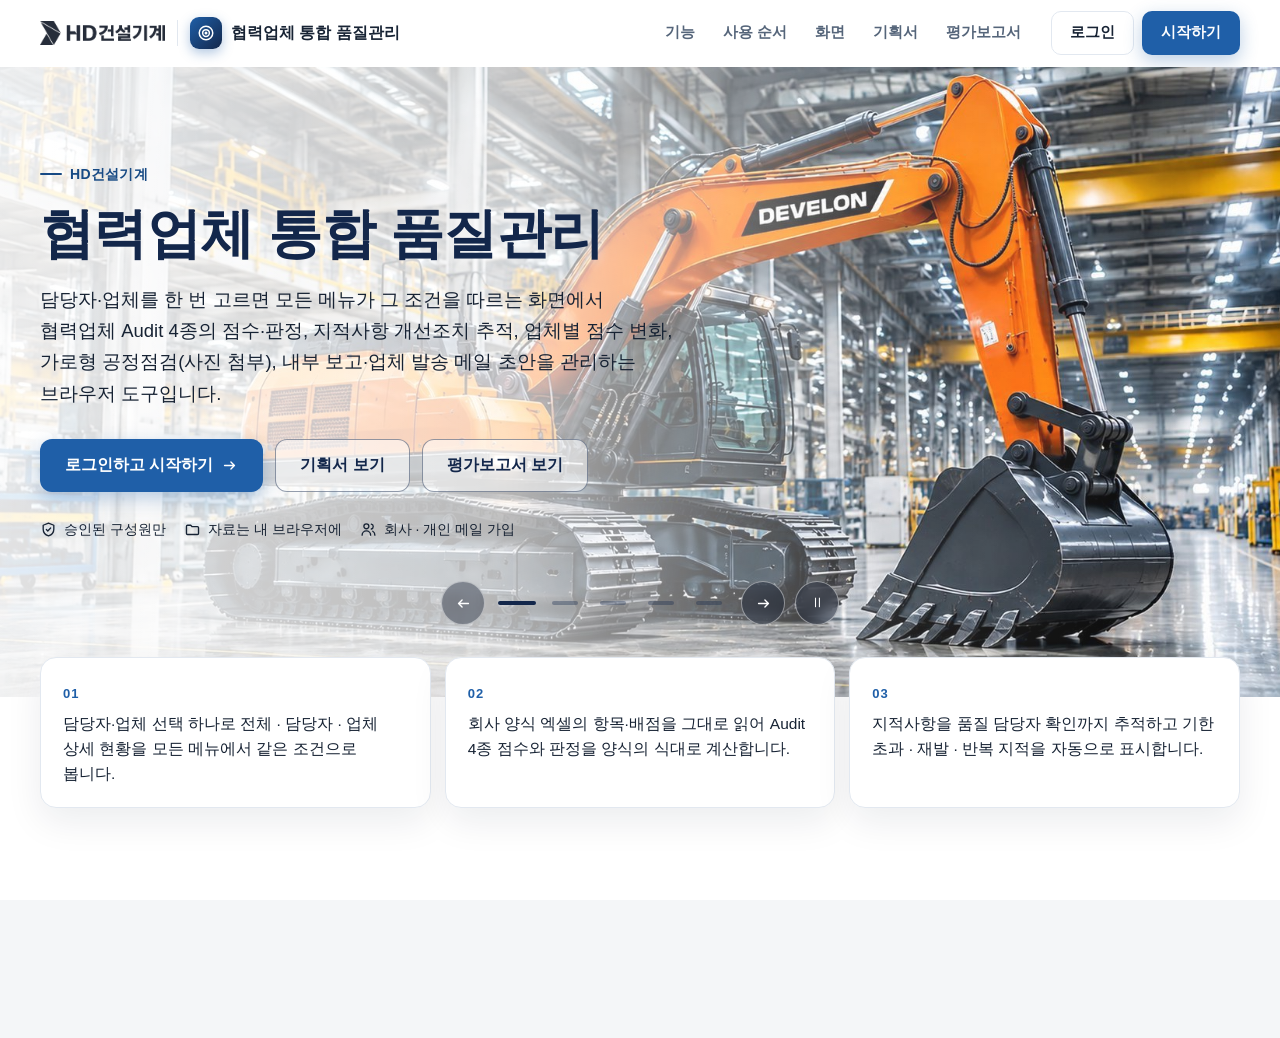
<file: index.html>
<!DOCTYPE html>
<html lang="ko">
<head>
<meta charset="UTF-8">
<meta name="viewport" content="width=device-width, initial-scale=1.0">
<title>협력업체 통합 품질관리 — Audit 4종 · 개선조치 · 공정점검 · 메일 초안</title>
<!-- seo-kit: 검색 · 공유 미리보기(주소를 옮기면 이 묶음의 주소를 내 주소로) -->
<link rel="canonical" href="https://build-2611-14.jobability.co.kr/">
<meta name="robots" content="index,follow">
<meta property="og:type" content="website">
<meta property="og:site_name" content="HD건설기계">
<meta property="og:title" content="HD건설기계 · 협력업체 통합 품질관리">
<meta property="og:description" content="담당자·업체를 한 번 고르면 모든 메뉴가 그 조건을 따르는 화면에서 협력업체 Audit 4종의 점수·판정, 지적사항 개선조치 추적, 업체별 점수 변화, 가로형 공정점검(사진 첨부), 내부 보고·업체 발송 메일 초안을 관리하는 브라우저 도구입니다.">
<meta property="og:url" content="https://build-2611-14.jobability.co.kr/">
<meta property="og:image" content="https://build-2611-14.jobability.co.kr/og-image.png?v=2">
<meta property="og:image:secure_url" content="https://build-2611-14.jobability.co.kr/og-image.png?v=2">
<meta property="og:image:type" content="image/png">
<meta property="og:image:width" content="1200">
<meta property="og:image:height" content="630">
<meta property="og:image:alt" content="협력업체 통합 품질관리">
<meta property="og:locale" content="ko_KR">
<meta name="twitter:card" content="summary_large_image">
<meta name="twitter:title" content="HD건설기계 · 협력업체 통합 품질관리">
<meta name="twitter:description" content="담당자·업체를 한 번 고르면 모든 메뉴가 그 조건을 따르는 화면에서 협력업체 Audit 4종의 점수·판정, 지적사항 개선조치 추적, 업체별 점수 변화, 가로형 공정점검(사진 첨부), 내부 보고·업체 발송 메일 초안을 관리하는 브라우저 도구입니다.">
<meta name="twitter:image" content="https://build-2611-14.jobability.co.kr/og-image.png?v=2">
<!-- /seo-kit -->
<meta name="description" content="담당자·업체를 한 번 고르면 모든 메뉴가 그 조건을 따르는 화면에서 협력업체 Audit 4종의 점수·판정, 지적사항 개선조치 추적, 업체별 점수 변화, 가로형 공정점검(사진 첨부), 내부 보고·업체 발송 메일 초안을 관리하는 브라우저 도구입니다.">
<link rel="icon" href="favicon.svg" type="image/svg+xml">
<link rel="stylesheet" href="css/style.css">
<link rel="stylesheet" href="css/app.css">
<!-- auth-kit: 로그인 전에는 도구 화면을 감춘다(js/auth.js 가 판정 뒤 푼다) -->
<script>document.documentElement.classList.add('auth-lock')</script>
<link rel="stylesheet" href="css/auth.css?v=2026-11-13.13">
<link rel="stylesheet" href="css/board.css?v=2026-11-13.13">
<link rel="stylesheet" href="css/kit-build.css?v=2026-11-13.13">
<!-- /auth-kit -->
</head>
<body>

<nav class="topnav" aria-label="주요 메뉴">
  <div class="topnav-inner">
    <a class="topnav-brand" href="index.html">협력업체 통합 품질관리 <small>build-2611-14 · 기획 정유석</small></a>
    <ul class="topnav-links">
      <li><a href="#/dashboard">Dashboard</a></li>
      <li><a href="#/inspect">공정점검</a></li>
      <li><a href="#/mail">메일</a></li>
      <li><a href="guide.html">사용법</a></li>
      <li><a href="plan.html">기획서</a></li>
    </ul>
  </div>
</nav>

<header class="hero"><div class="wrap">
  <div class="eyebrow">생성형 AI 업무자동화 전문가과정 · 2차수 · 프로젝트 14</div>
  <h1>협력업체 통합 품질관리</h1>
  <p>Audit 4종의 <b>점수와 판정</b>, 지적사항의 <b>개선조치 추적</b>, 업체별 <b>점수 변화</b>, 가로형 <b>공정점검</b>과 <b>메일 초안</b>을 한 화면에서 관리합니다.
     회사 양식 엑셀을 올리면 항목과 배점을 그대로 읽어 씁니다.</p>
</div></header>

<main><div class="wrap">
  <div class="app">
    <aside class="side" aria-label="업무 메뉴">
      <ul id="side">
        <li><a href="#/dashboard" data-r="dashboard">Dashboard</a></li>
        <li><a href="#/vendors" data-r="vendors">협력업체 관리</a></li>
        <li class="grp">Audit 관리</li>
        <li><a href="#/audit/C" data-r="audit/C" class="sub">Process Audit</a></li>
        <li><a href="#/audit/A" data-r="audit/A" class="sub">대형 제관 Audit</a></li>
        <li><a href="#/audit/B" data-r="audit/B" class="sub">PSO</a></li>
        <li><a href="#/audit/D" data-r="audit/D" class="sub">도장 Audit</a></li>
        <li><a href="#/findings" data-r="findings">개선조치 관리</a></li>
        <li><a href="#/analysis" data-r="analysis">Audit 점수 분석</a></li>
        <li><a href="#/inspect" data-r="inspect">공정점검 관리</a></li>
        <li><a href="#/mail" data-r="mail">메일 자동 생성</a></li>
        <li><a href="#/data" data-r="data">데이터 관리</a></li>
      </ul>
      <p class="side-note">저장 위치: 이 PC 의 브라우저(IndexedDB).<br>파일과 사진은 서버로 올라가지 않습니다.<br>엑셀 파일이 안 열리면 「엑셀에서 복사해 붙여넣기」, 인터넷이 없으면 데이터 관리의 「오프라인 사용 파일」.</p>
    </aside>
    <section class="panel">
      <div class="selbar" id="selbar">
        <label>담당자 <select id="sel-manager"></select></label>
        <label>업체 <select id="sel-vendor"></select></label>
        <span class="mode" id="sel-mode"></span>
        <button class="btn sm" id="sel-clear" type="button">선택 해제</button>
        <span class="saved" id="saved"></span>
      </div>
      <div id="view" aria-live="polite"></div>
    </section>
  </div>
</div></main>

<footer><div class="wrap">
  생성형 AI 업무자동화 전문가과정 2차수 · 프로젝트 14 · 기획 정유석 ·
  예제 데이터와 예제 양식은 실제 사내 데이터·양식이 아닙니다.
</div></footer>

<script src="lib/xlsx.full.min.js"></script>
<script src="js/audit.js"></script>
<script src="js/app.js"></script>
<!-- auth-kit: 로그인 · 사용 신청 · 승인 · 게시판(키트 정본 data10-00/kit/auth, 적용 build-2611-00/tools/kit) -->
<script src="vendor/supabase.js?v=2026-11-13.13"></script>
<script src="js/auth-config.js?v=2026-11-13.13"></script>
<script src="js/kit-build.js?v=2026-11-13.13"></script>
<script src="js/board.js?v=2026-11-13.13"></script>
<script src="js/auth.js?v=2026-11-13.13"></script>
<!-- /auth-kit -->
</body>
</html>
</file>
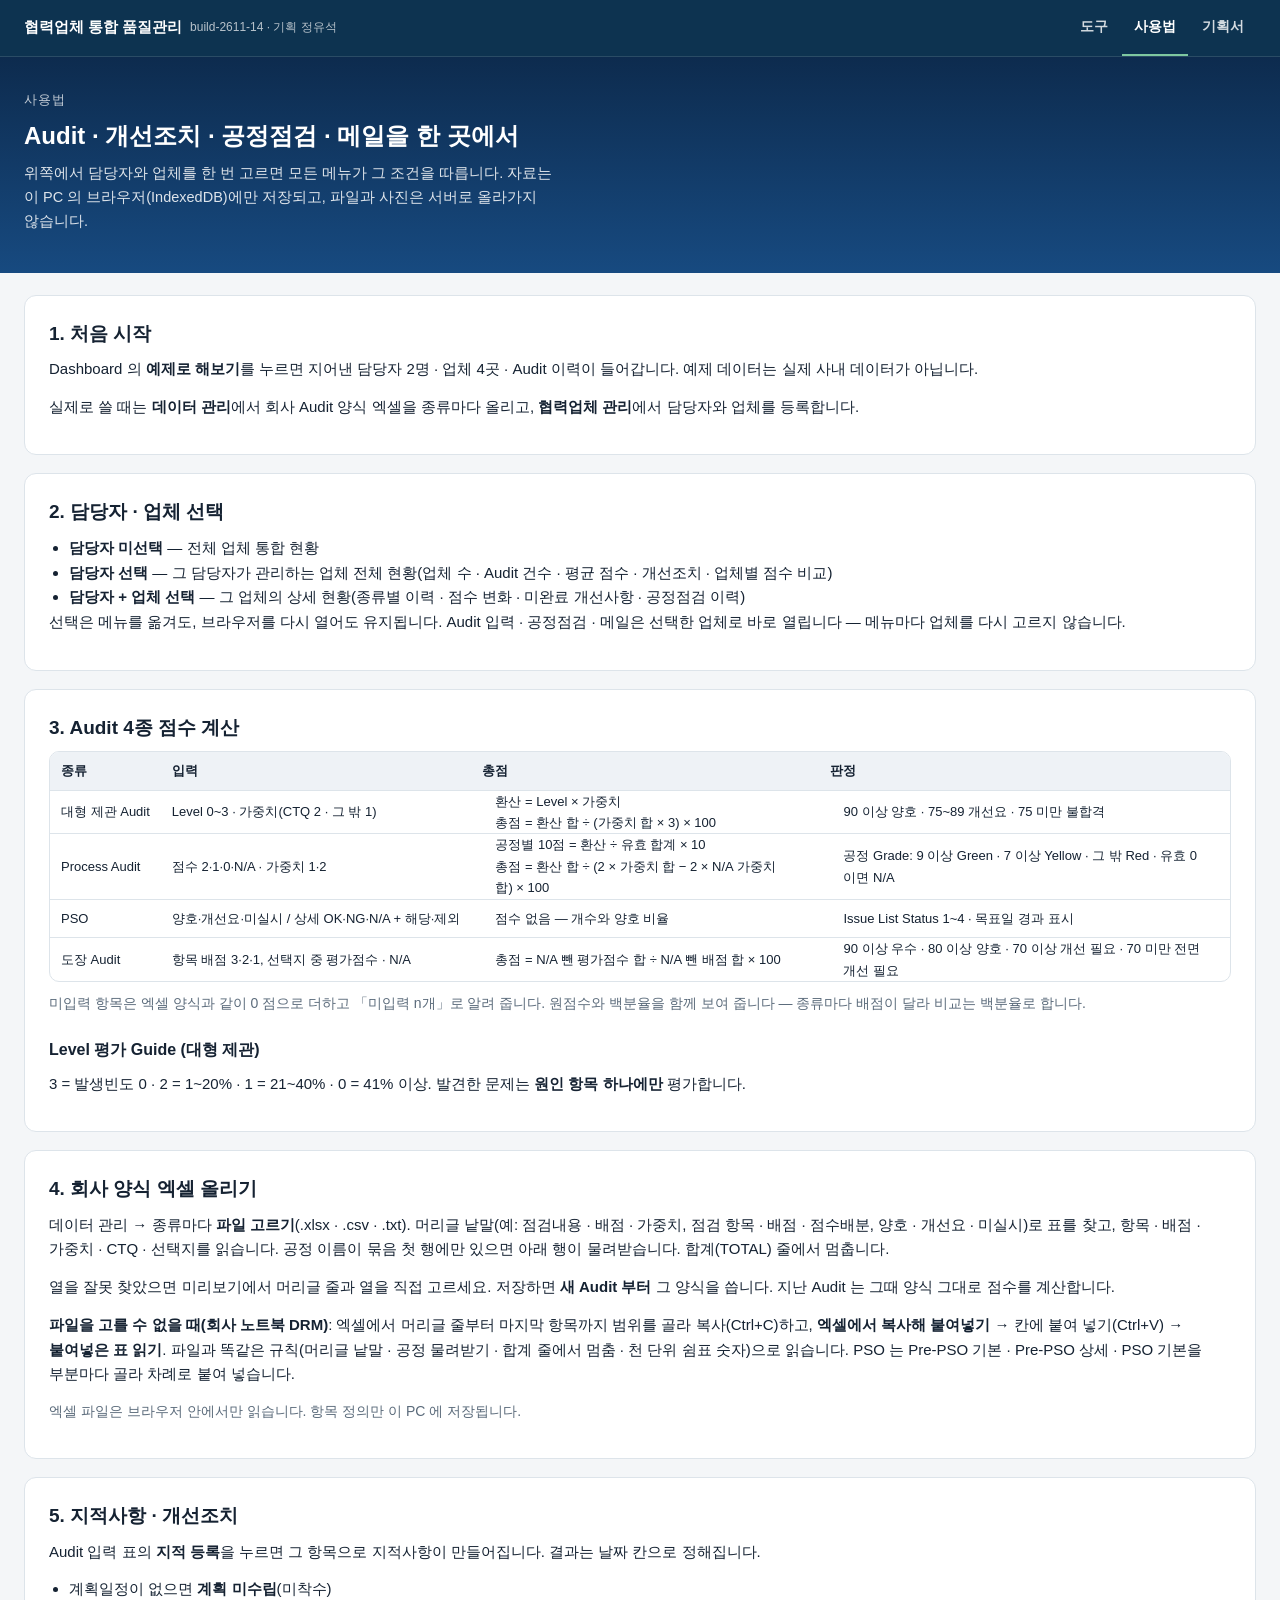
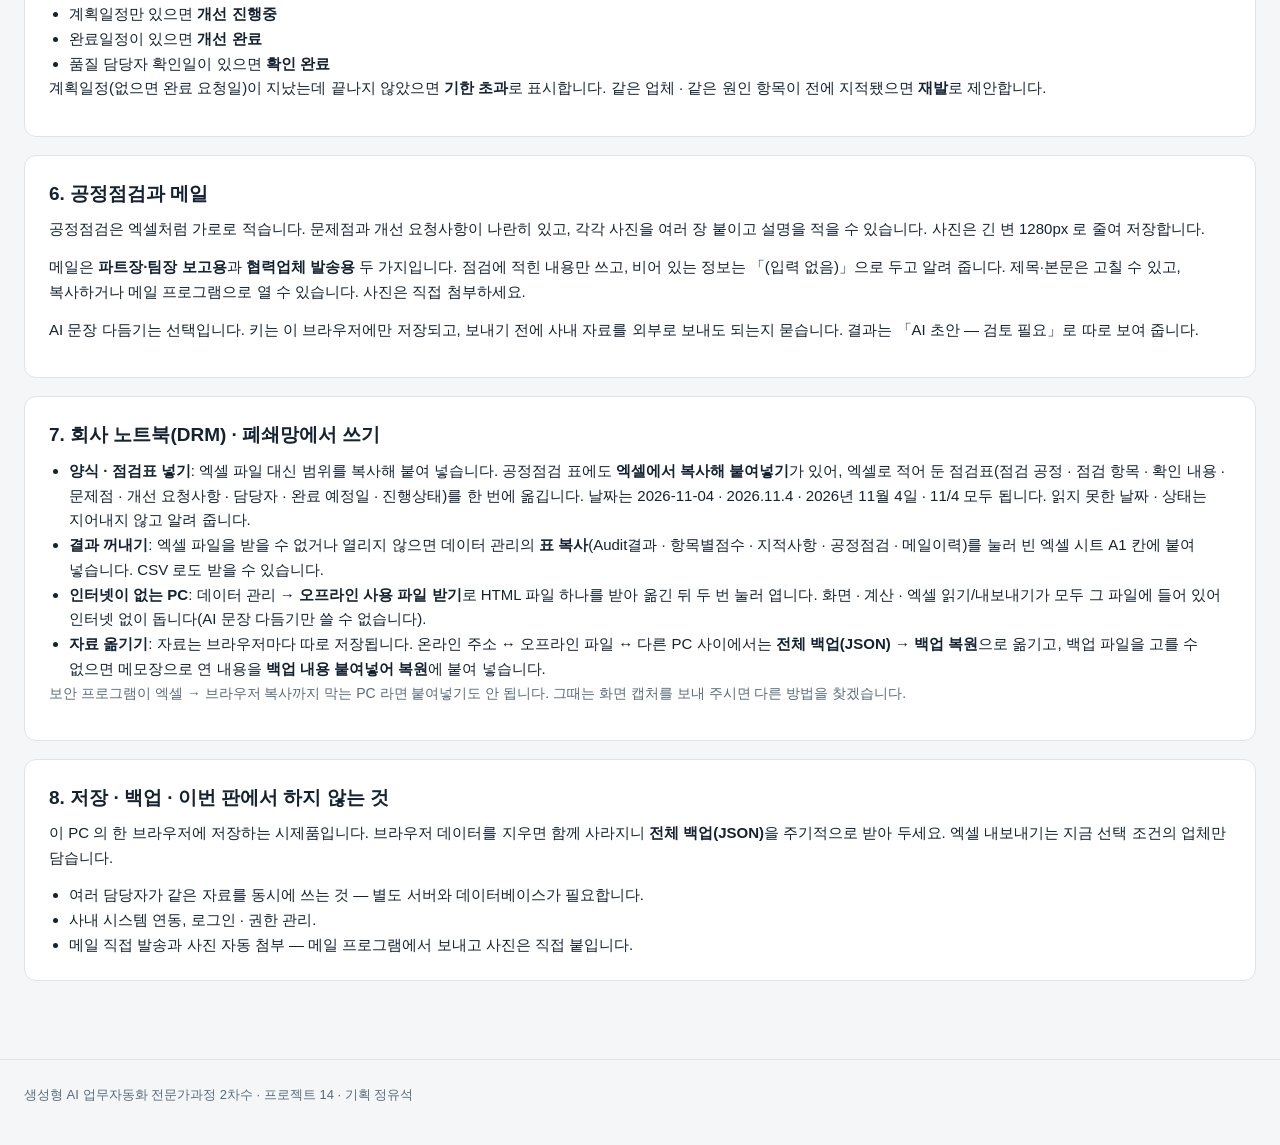
<file: guide.html>
<!DOCTYPE html>
<html lang="ko">
<head>
<meta charset="UTF-8">
<meta name="viewport" content="width=device-width, initial-scale=1.0">
<title>사용법 — 협력업체 통합 품질관리</title>
<!-- seo-kit: 검색 · 공유 미리보기(주소를 옮기면 이 묶음의 주소를 내 주소로) -->
<link rel="canonical" href="https://build-2611-14.jobability.co.kr/guide.html">
<meta name="robots" content="index,follow">
<meta property="og:type" content="website">
<meta property="og:site_name" content="HD건설기계">
<meta property="og:title" content="사용법 — 협력업체 통합 품질관리">
<meta property="og:description" content="담당자·업체를 한 번 고르면 모든 메뉴가 그 조건을 따르는 화면에서 협력업체 Audit 4종의 점수·판정, 지적사항 개선조치 추적, 업체별 점수 변화, 가로형 공정점검(사진 첨부), 내부 보고·업체 발송 메일 초안을 관리하는 브라우저 도구입니다.">
<meta property="og:url" content="https://build-2611-14.jobability.co.kr/guide.html">
<meta property="og:image" content="https://build-2611-14.jobability.co.kr/og-image.png?v=2">
<meta property="og:image:secure_url" content="https://build-2611-14.jobability.co.kr/og-image.png?v=2">
<meta property="og:image:type" content="image/png">
<meta property="og:image:width" content="1200">
<meta property="og:image:height" content="630">
<meta property="og:image:alt" content="협력업체 통합 품질관리">
<meta property="og:locale" content="ko_KR">
<meta name="twitter:card" content="summary_large_image">
<meta name="twitter:title" content="사용법 — 협력업체 통합 품질관리">
<meta name="twitter:description" content="담당자·업체를 한 번 고르면 모든 메뉴가 그 조건을 따르는 화면에서 협력업체 Audit 4종의 점수·판정, 지적사항 개선조치 추적, 업체별 점수 변화, 가로형 공정점검(사진 첨부), 내부 보고·업체 발송 메일 초안을 관리하는 브라우저 도구입니다.">
<meta name="twitter:image" content="https://build-2611-14.jobability.co.kr/og-image.png?v=2">
<!-- /seo-kit -->
<link rel="icon" href="favicon.svg" type="image/svg+xml">
<link rel="stylesheet" href="css/style.css">
<link rel="stylesheet" href="css/app.css">
</head>
<body>
<nav class="topnav" aria-label="주요 메뉴">
  <div class="topnav-inner">
    <a class="topnav-brand" href="index.html">협력업체 통합 품질관리 <small>build-2611-14 · 기획 정유석</small></a>
    <ul class="topnav-links">
      <li><a href="index.html">도구</a></li>
      <li><a href="guide.html" class="active" aria-current="page">사용법</a></li>
      <li><a href="plan.html">기획서</a></li>
    </ul>
  </div>
</nav>
<header class="hero"><div class="wrap">
  <div class="eyebrow">사용법</div>
  <h1>Audit · 개선조치 · 공정점검 · 메일을 한 곳에서</h1>
  <p>위쪽에서 담당자와 업체를 한 번 고르면 모든 메뉴가 그 조건을 따릅니다.
  자료는 이 PC 의 브라우저(IndexedDB)에만 저장되고, 파일과 사진은 서버로 올라가지 않습니다.</p>
</div></header>
<main><div class="wrap">
<div class="card">
  <h2 style="margin-top:0">1. 처음 시작</h2>
  <p>Dashboard 의 <b>예제로 해보기</b>를 누르면 지어낸 담당자 2명 · 업체 4곳 · Audit 이력이 들어갑니다. 예제 데이터는 실제 사내 데이터가 아닙니다.</p>
  <p>실제로 쓸 때는 <b>데이터 관리</b>에서 회사 Audit 양식 엑셀을 종류마다 올리고, <b>협력업체 관리</b>에서 담당자와 업체를 등록합니다.</p>
</div>
<div class="card">
  <h2 style="margin-top:0">2. 담당자 · 업체 선택</h2>
  <ul style="margin-left:20px">
    <li><b>담당자 미선택</b> — 전체 업체 통합 현황</li>
    <li><b>담당자 선택</b> — 그 담당자가 관리하는 업체 전체 현황(업체 수 · Audit 건수 · 평균 점수 · 개선조치 · 업체별 점수 비교)</li>
    <li><b>담당자 + 업체 선택</b> — 그 업체의 상세 현황(종류별 이력 · 점수 변화 · 미완료 개선사항 · 공정점검 이력)</li>
  </ul>
  <p>선택은 메뉴를 옮겨도, 브라우저를 다시 열어도 유지됩니다. Audit 입력 · 공정점검 · 메일은 선택한 업체로 바로 열립니다 — 메뉴마다 업체를 다시 고르지 않습니다.</p>
</div>
<div class="card">
  <h2 style="margin-top:0">3. Audit 4종 점수 계산</h2>
  <div class="tablewrap"><table>
    <thead><tr><th>종류</th><th>입력</th><th>총점</th><th>판정</th></tr></thead>
    <tbody>
      <tr><td>대형 제관 Audit</td><td>Level 0~3 · 가중치(CTQ 2 · 그 밖 1)</td><td class="wrap">환산 = Level × 가중치<br>총점 = 환산 합 ÷ (가중치 합 × 3) × 100</td><td class="wrap">90 이상 양호 · 75~89 개선요 · 75 미만 불합격</td></tr>
      <tr><td>Process Audit</td><td>점수 2·1·0·N/A · 가중치 1·2</td><td class="wrap">공정별 10점 = 환산 ÷ 유효 합계 × 10<br>총점 = 환산 합 ÷ (2 × 가중치 합 − 2 × N/A 가중치 합) × 100</td><td class="wrap">공정 Grade: 9 이상 Green · 7 이상 Yellow · 그 밖 Red · 유효 0 이면 N/A</td></tr>
      <tr><td>PSO</td><td>양호·개선요·미실시 / 상세 OK·NG·N/A + 해당·제외</td><td class="wrap">점수 없음 — 개수와 양호 비율</td><td class="wrap">Issue List Status 1~4 · 목표일 경과 표시</td></tr>
      <tr><td>도장 Audit</td><td>항목 배점 3·2·1, 선택지 중 평가점수 · N/A</td><td class="wrap">총점 = N/A 뺀 평가점수 합 ÷ N/A 뺀 배점 합 × 100</td><td class="wrap">90 이상 우수 · 80 이상 양호 · 70 이상 개선 필요 · 70 미만 전면 개선 필요</td></tr>
    </tbody>
  </table></div>
  <p class="sub" style="margin-top:10px">미입력 항목은 엑셀 양식과 같이 0 점으로 더하고 「미입력 n개」로 알려 줍니다. 원점수와 백분율을 함께 보여 줍니다 — 종류마다 배점이 달라 비교는 백분율로 합니다.</p>
  <h3>Level 평가 Guide (대형 제관)</h3>
  <p>3 = 발생빈도 0 · 2 = 1~20% · 1 = 21~40% · 0 = 41% 이상. 발견한 문제는 <b>원인 항목 하나에만</b> 평가합니다.</p>
</div>
<div class="card">
  <h2 style="margin-top:0">4. 회사 양식 엑셀 올리기</h2>
  <p>데이터 관리 → 종류마다 <b>파일 고르기</b>(.xlsx · .csv · .txt). 머리글 낱말(예: 점검내용 · 배점 · 가중치, 점검 항목 · 배점 · 점수배분, 양호 · 개선요 · 미실시)로 표를 찾고,
  항목 · 배점 · 가중치 · CTQ · 선택지를 읽습니다. 공정 이름이 묶음 첫 행에만 있으면 아래 행이 물려받습니다. 합계(TOTAL) 줄에서 멈춥니다.</p>
  <p>열을 잘못 찾았으면 미리보기에서 머리글 줄과 열을 직접 고르세요. 저장하면 <b>새 Audit 부터</b> 그 양식을 씁니다. 지난 Audit 는 그때 양식 그대로 점수를 계산합니다.</p>
  <p><b>파일을 고를 수 없을 때(회사 노트북 DRM)</b>: 엑셀에서 머리글 줄부터 마지막 항목까지 범위를 골라 복사(Ctrl+C)하고, <b>엑셀에서 복사해 붙여넣기</b> → 칸에 붙여 넣기(Ctrl+V) → <b>붙여넣은 표 읽기</b>. 파일과 똑같은 규칙(머리글 낱말 · 공정 물려받기 · 합계 줄에서 멈춤 · 천 단위 쉼표 숫자)으로 읽습니다. PSO 는 Pre-PSO 기본 · Pre-PSO 상세 · PSO 기본을 부분마다 골라 차례로 붙여 넣습니다.</p>
  <p class="sub">엑셀 파일은 브라우저 안에서만 읽습니다. 항목 정의만 이 PC 에 저장됩니다.</p>
</div>
<div class="card">
  <h2 style="margin-top:0">5. 지적사항 · 개선조치</h2>
  <p>Audit 입력 표의 <b>지적 등록</b>을 누르면 그 항목으로 지적사항이 만들어집니다. 결과는 날짜 칸으로 정해집니다.</p>
  <ul style="margin-left:20px">
    <li>계획일정이 없으면 <b>계획 미수립</b>(미착수)</li>
    <li>계획일정만 있으면 <b>개선 진행중</b></li>
    <li>완료일정이 있으면 <b>개선 완료</b></li>
    <li>품질 담당자 확인일이 있으면 <b>확인 완료</b></li>
  </ul>
  <p>계획일정(없으면 완료 요청일)이 지났는데 끝나지 않았으면 <b>기한 초과</b>로 표시합니다. 같은 업체 · 같은 원인 항목이 전에 지적됐으면 <b>재발</b>로 제안합니다.</p>
</div>
<div class="card">
  <h2 style="margin-top:0">6. 공정점검과 메일</h2>
  <p>공정점검은 엑셀처럼 가로로 적습니다. 문제점과 개선 요청사항이 나란히 있고, 각각 사진을 여러 장 붙이고 설명을 적을 수 있습니다. 사진은 긴 변 1280px 로 줄여 저장합니다.</p>
  <p>메일은 <b>파트장·팀장 보고용</b>과 <b>협력업체 발송용</b> 두 가지입니다. 점검에 적힌 내용만 쓰고, 비어 있는 정보는 「(입력 없음)」으로 두고 알려 줍니다.
  제목·본문은 고칠 수 있고, 복사하거나 메일 프로그램으로 열 수 있습니다. 사진은 직접 첨부하세요.</p>
  <p>AI 문장 다듬기는 선택입니다. 키는 이 브라우저에만 저장되고, 보내기 전에 사내 자료를 외부로 보내도 되는지 묻습니다. 결과는 「AI 초안 — 검토 필요」로 따로 보여 줍니다.</p>
</div>
<div class="card">
  <h2 style="margin-top:0">7. 회사 노트북(DRM) · 폐쇄망에서 쓰기</h2>
  <ul style="margin-left:20px">
    <li><b>양식 · 점검표 넣기</b>: 엑셀 파일 대신 범위를 복사해 붙여 넣습니다. 공정점검 표에도 <b>엑셀에서 복사해 붙여넣기</b>가 있어, 엑셀로 적어 둔 점검표(점검 공정 · 점검 항목 · 확인 내용 · 문제점 · 개선 요청사항 · 담당자 · 완료 예정일 · 진행상태)를 한 번에 옮깁니다. 날짜는 2026-11-04 · 2026.11.4 · 2026년 11월 4일 · 11/4 모두 됩니다. 읽지 못한 날짜 · 상태는 지어내지 않고 알려 줍니다.</li>
    <li><b>결과 꺼내기</b>: 엑셀 파일을 받을 수 없거나 열리지 않으면 데이터 관리의 <b>표 복사</b>(Audit결과 · 항목별점수 · 지적사항 · 공정점검 · 메일이력)를 눌러 빈 엑셀 시트 A1 칸에 붙여 넣습니다. CSV 로도 받을 수 있습니다.</li>
    <li><b>인터넷이 없는 PC</b>: 데이터 관리 → <b>오프라인 사용 파일 받기</b>로 HTML 파일 하나를 받아 옮긴 뒤 두 번 눌러 엽니다. 화면 · 계산 · 엑셀 읽기/내보내기가 모두 그 파일에 들어 있어 인터넷 없이 돕니다(AI 문장 다듬기만 쓸 수 없습니다).</li>
    <li><b>자료 옮기기</b>: 자료는 브라우저마다 따로 저장됩니다. 온라인 주소 ↔ 오프라인 파일 ↔ 다른 PC 사이에서는 <b>전체 백업(JSON)</b> → <b>백업 복원</b>으로 옮기고, 백업 파일을 고를 수 없으면 메모장으로 연 내용을 <b>백업 내용 붙여넣어 복원</b>에 붙여 넣습니다.</li>
  </ul>
  <p class="sub">보안 프로그램이 엑셀 → 브라우저 복사까지 막는 PC 라면 붙여넣기도 안 됩니다. 그때는 화면 캡처를 보내 주시면 다른 방법을 찾겠습니다.</p>
</div>
<div class="card">
  <h2 style="margin-top:0">8. 저장 · 백업 · 이번 판에서 하지 않는 것</h2>
  <p>이 PC 의 한 브라우저에 저장하는 시제품입니다. 브라우저 데이터를 지우면 함께 사라지니 <b>전체 백업(JSON)</b>을 주기적으로 받아 두세요. 엑셀 내보내기는 지금 선택 조건의 업체만 담습니다.</p>
  <ul style="margin-left:20px">
    <li>여러 담당자가 같은 자료를 동시에 쓰는 것 — 별도 서버와 데이터베이스가 필요합니다.</li>
    <li>사내 시스템 연동, 로그인 · 권한 관리.</li>
    <li>메일 직접 발송과 사진 자동 첨부 — 메일 프로그램에서 보내고 사진은 직접 붙입니다.</li>
  </ul>
</div>
</div></main>
<footer><div class="wrap">생성형 AI 업무자동화 전문가과정 2차수 · 프로젝트 14 · 기획 정유석</div></footer>
</body>
</html>
</file>
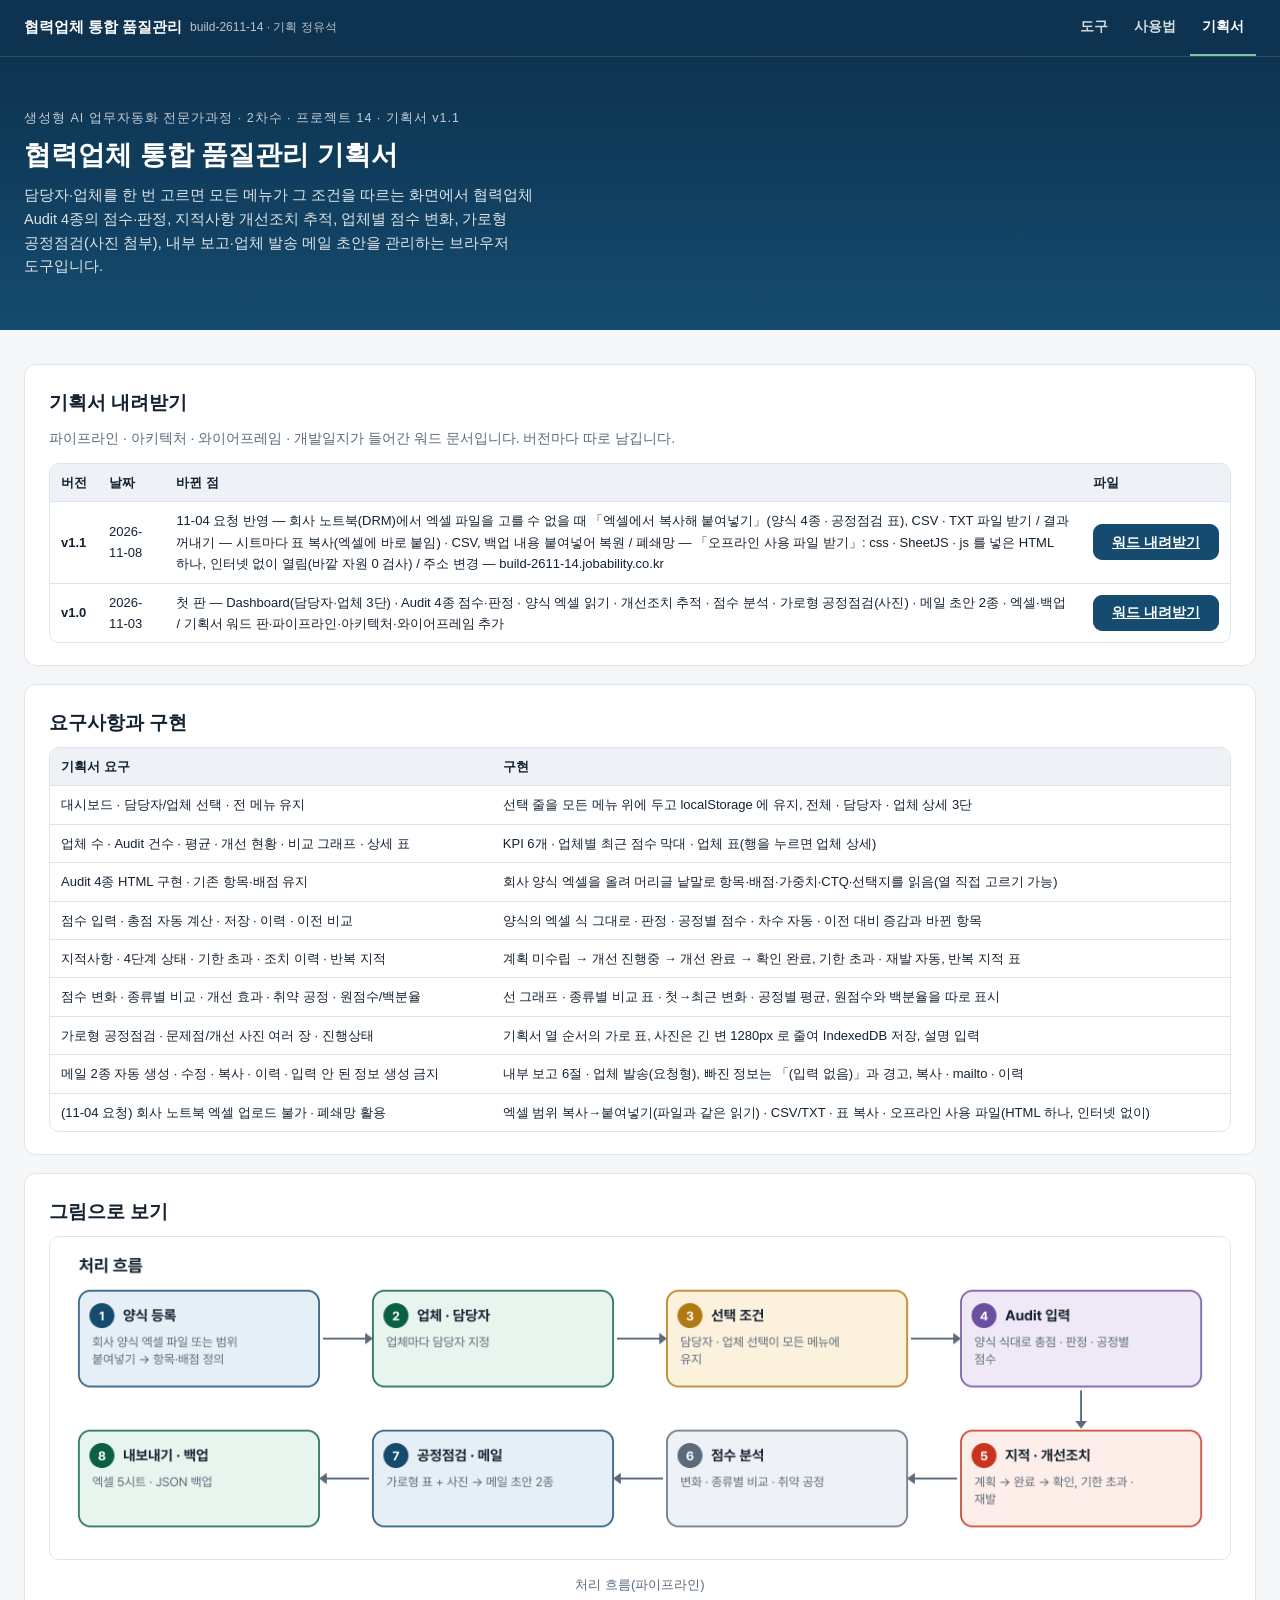
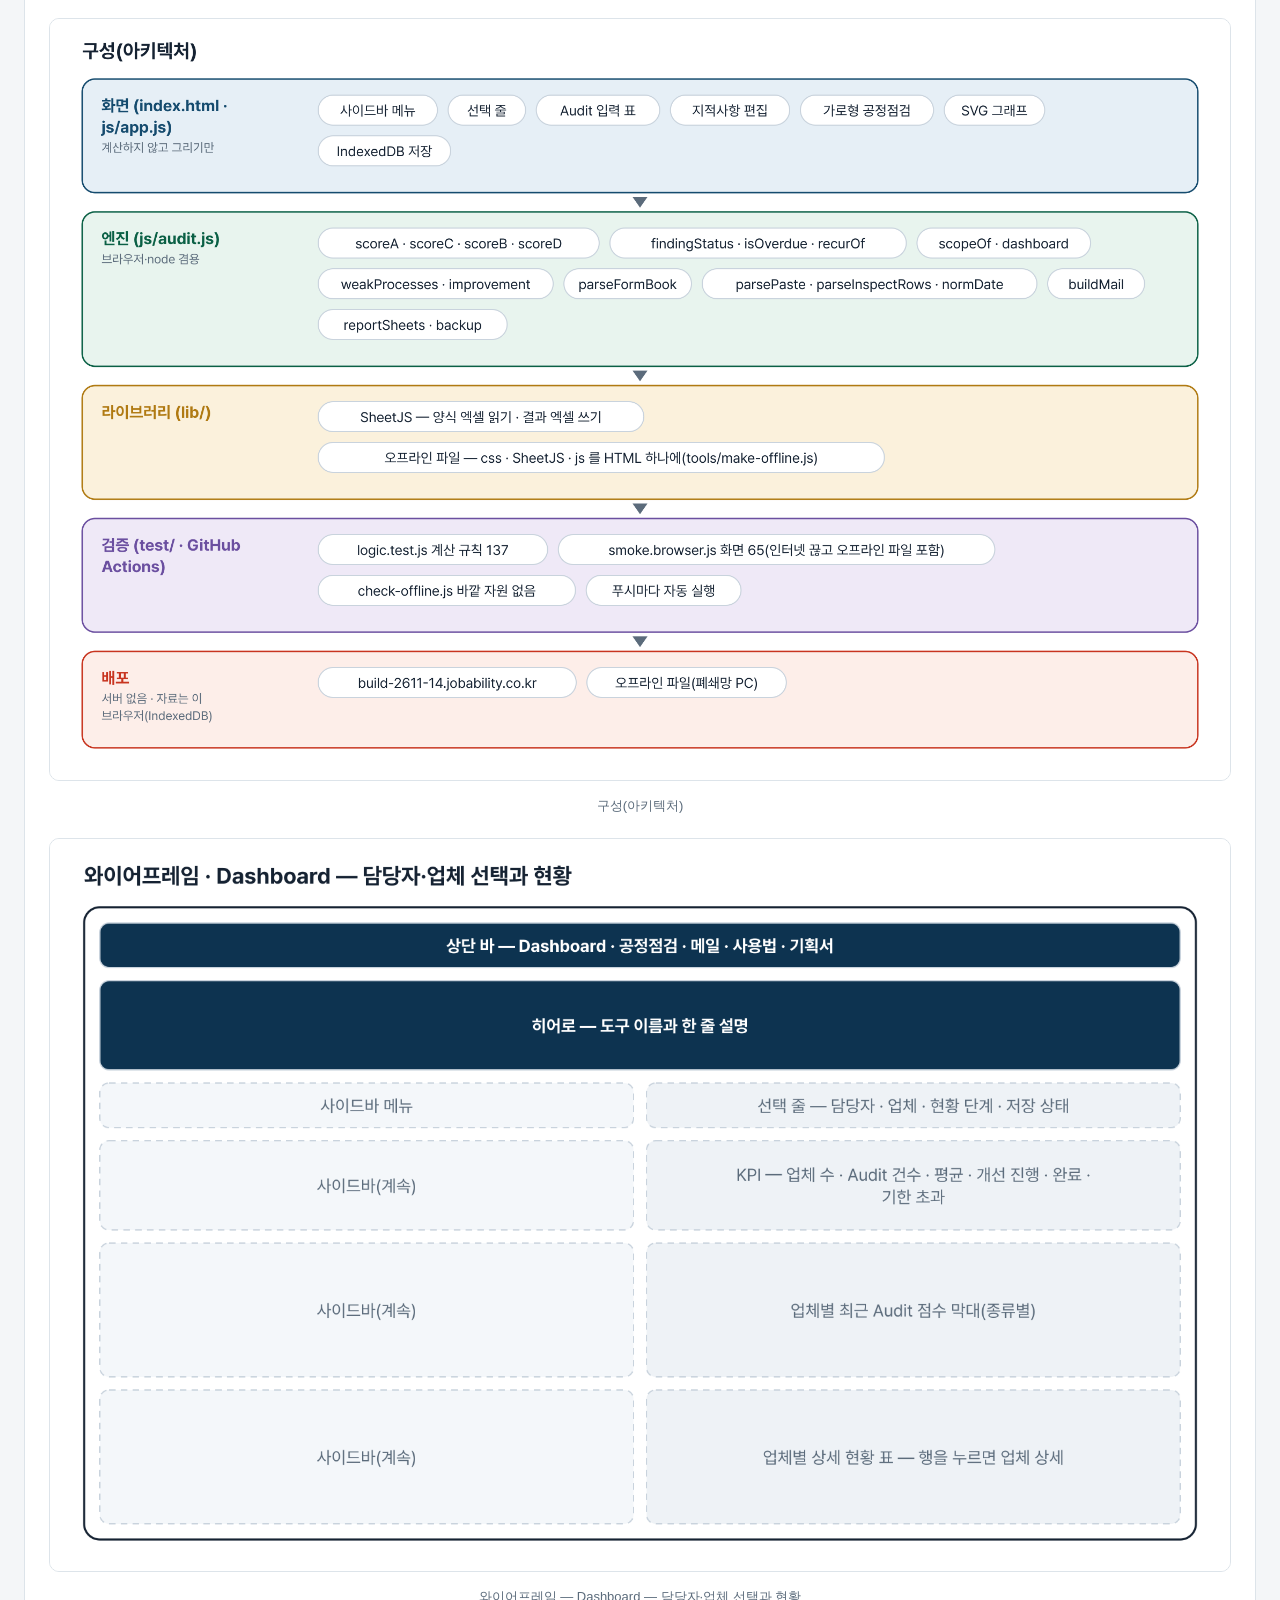
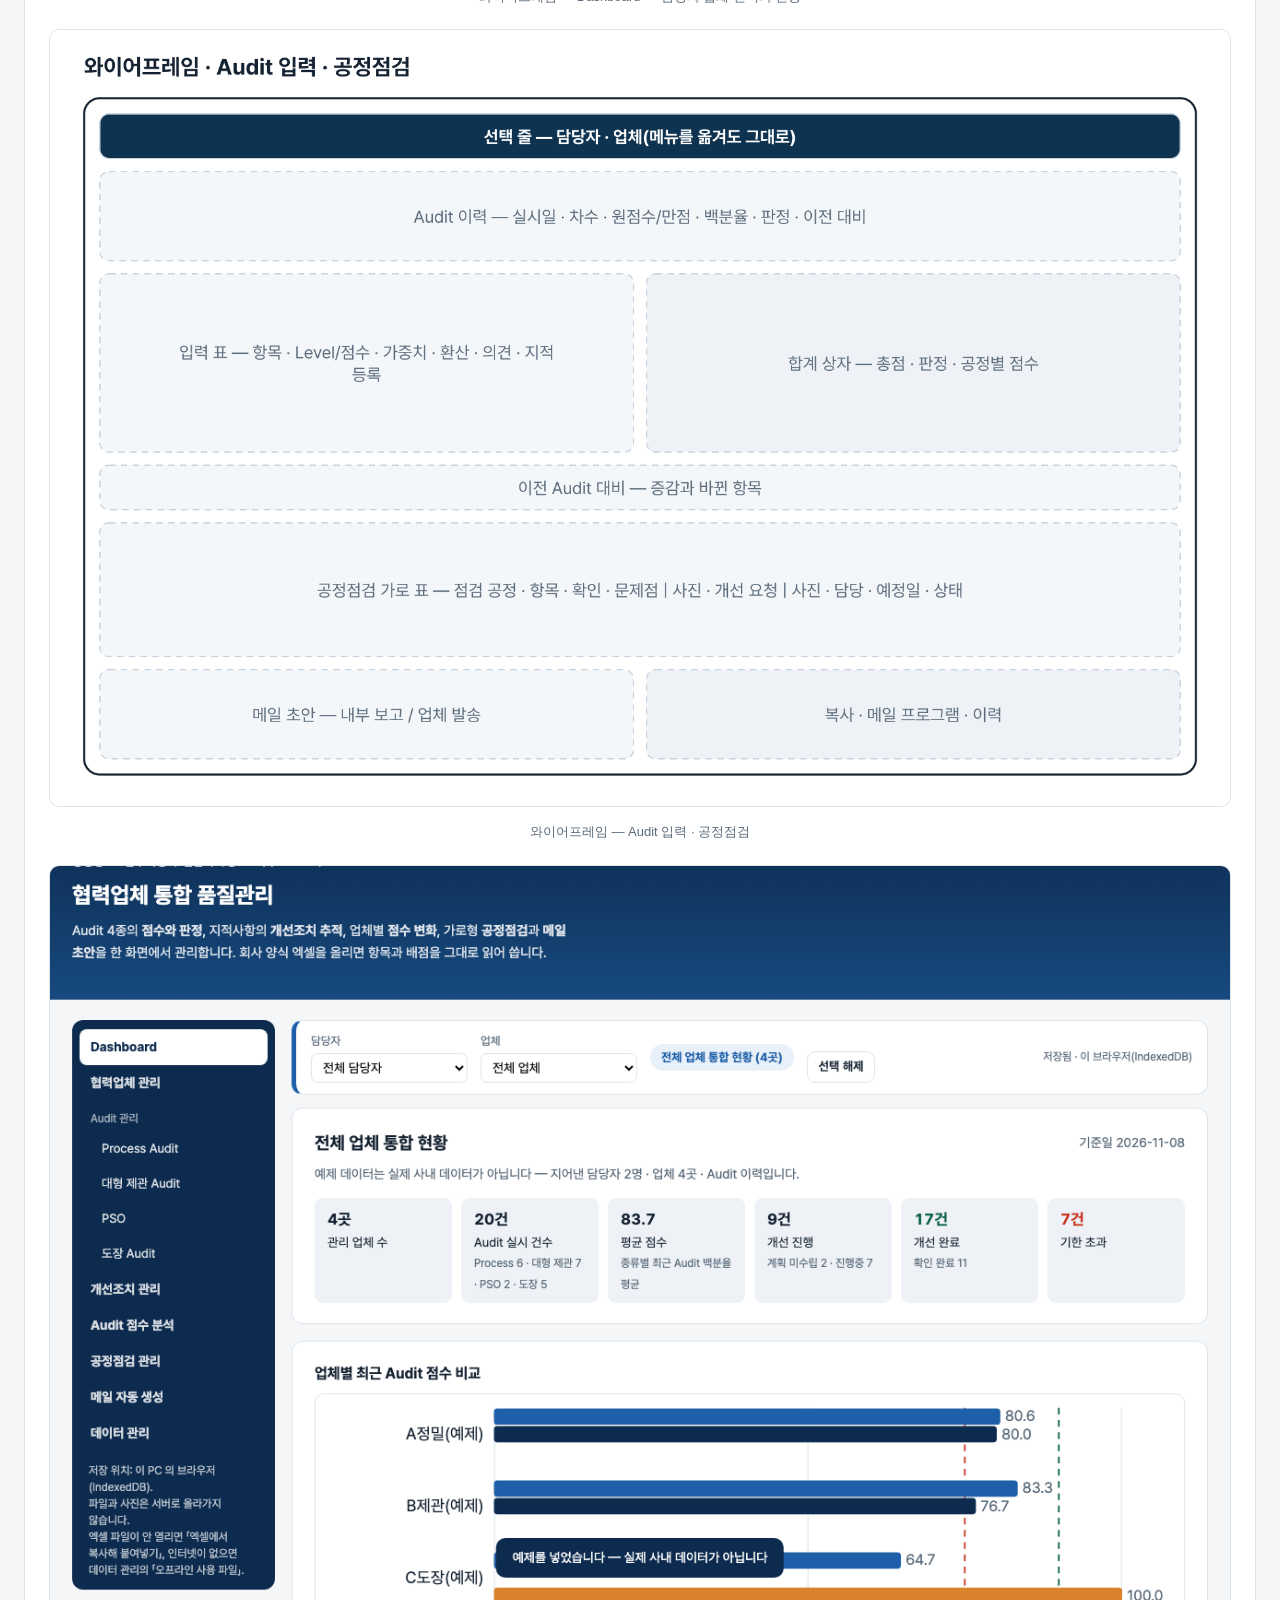
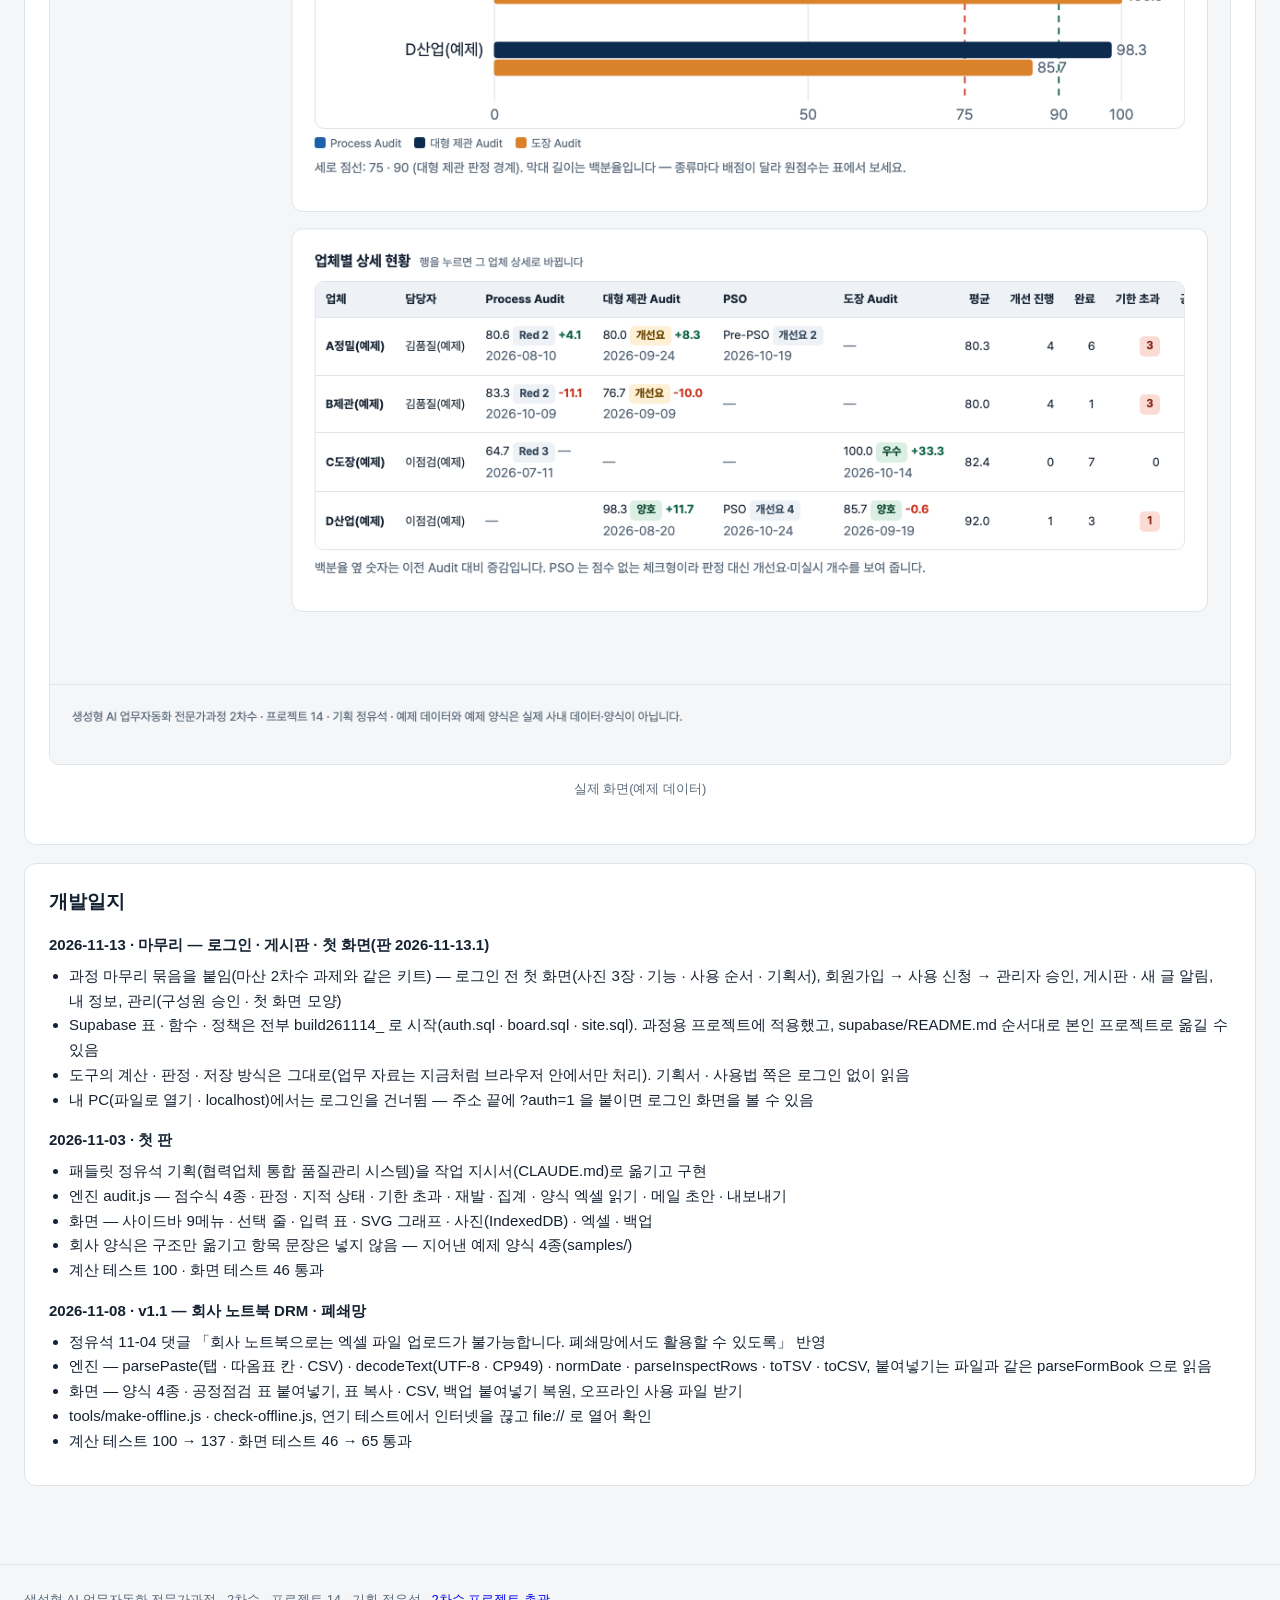
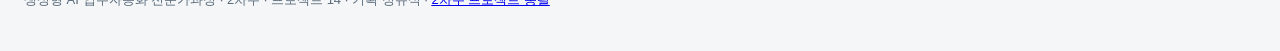
<file: plan.html>
<!DOCTYPE html>
<html lang="ko">
<head>
<meta charset="UTF-8">
<meta name="viewport" content="width=device-width, initial-scale=1.0">
<title>기획서 — 협력업체 통합 품질관리</title>
<!-- seo-kit: 검색 · 공유 미리보기(주소를 옮기면 이 묶음의 주소를 내 주소로) -->
<link rel="canonical" href="https://build-2611-14.jobability.co.kr/plan.html">
<meta name="robots" content="index,follow">
<meta property="og:type" content="website">
<meta property="og:site_name" content="HD건설기계">
<meta property="og:title" content="기획서 — 협력업체 통합 품질관리">
<meta property="og:description" content="담당자·업체를 한 번 고르면 모든 메뉴가 그 조건을 따르는 화면에서 협력업체 Audit 4종의 점수·판정, 지적사항 개선조치 추적, 업체별 점수 변화, 가로형 공정점검(사진 첨부), 내부 보고·업체 발송 메일 초안을 관리하는 브라우저 도구입니다.">
<meta property="og:url" content="https://build-2611-14.jobability.co.kr/plan.html">
<meta property="og:image" content="https://build-2611-14.jobability.co.kr/og-image.png?v=2">
<meta property="og:image:secure_url" content="https://build-2611-14.jobability.co.kr/og-image.png?v=2">
<meta property="og:image:type" content="image/png">
<meta property="og:image:width" content="1200">
<meta property="og:image:height" content="630">
<meta property="og:image:alt" content="협력업체 통합 품질관리">
<meta property="og:locale" content="ko_KR">
<meta name="twitter:card" content="summary_large_image">
<meta name="twitter:title" content="기획서 — 협력업체 통합 품질관리">
<meta name="twitter:description" content="담당자·업체를 한 번 고르면 모든 메뉴가 그 조건을 따르는 화면에서 협력업체 Audit 4종의 점수·판정, 지적사항 개선조치 추적, 업체별 점수 변화, 가로형 공정점검(사진 첨부), 내부 보고·업체 발송 메일 초안을 관리하는 브라우저 도구입니다.">
<meta name="twitter:image" content="https://build-2611-14.jobability.co.kr/og-image.png?v=2">
<!-- /seo-kit -->
<link rel="icon" href="favicon.svg" type="image/svg+xml">
<link rel="stylesheet" href="css/style.css">
<style>
.plan-figs figure{margin:0 0 22px;} .plan-figs img{width:100%;height:auto;border:1px solid var(--line);border-radius:10px;background:#fff;}
.plan-figs figcaption{font-size:13px;color:var(--sub);text-align:center;margin-top:6px;}
.plan td{white-space:normal;} .plan td .btn{min-height:36px;white-space:nowrap;}
h3{font-size:15px;margin:16px 0 6px;} main ul{margin:0 0 10px 20px;}
</style>
</head>
<body>
<nav class="topnav" aria-label="주요 메뉴">
  <div class="topnav-inner">
    <a class="topnav-brand" href="index.html">협력업체 통합 품질관리 <small>build-2611-14 · 기획 정유석</small></a>
    <ul class="topnav-links">
      <li><a href="index.html">도구</a></li>
      <li><a href="guide.html">사용법</a></li>
      <li><a href="plan.html" class="active" aria-current="page">기획서</a></li>
    </ul>
  </div>
</nav>
<header class="hero"><div class="wrap">
  <div class="eyebrow">생성형 AI 업무자동화 전문가과정 · 2차수 · 프로젝트 14 · 기획서 v1.1</div>
  <h1>협력업체 통합 품질관리 기획서</h1>
  <p>담당자·업체를 한 번 고르면 모든 메뉴가 그 조건을 따르는 화면에서 협력업체 Audit 4종의 점수·판정, 지적사항 개선조치 추적, 업체별 점수 변화, 가로형 공정점검(사진 첨부), 내부 보고·업체 발송 메일 초안을 관리하는 브라우저 도구입니다.</p>
</div></header>
<main><div class="wrap">
<div class="card">
  <h2 style="margin-top:0">기획서 내려받기</h2>
  <p class="sub">파이프라인 · 아키텍처 · 와이어프레임 · 개발일지가 들어간 워드 문서입니다. 버전마다 따로 남깁니다.</p>
  <div class="tablewrap plan"><table><thead><tr><th>버전</th><th>날짜</th><th>바뀐 점</th><th>파일</th></tr></thead><tbody><tr><td><b>v1.1</b></td><td>2026-11-08</td><td>11-04 요청 반영 — 회사 노트북(DRM)에서 엑셀 파일을 고를 수 없을 때 「엑셀에서 복사해 붙여넣기」(양식 4종 · 공정점검 표), CSV · TXT 파일 받기 / 결과 꺼내기 — 시트마다 표 복사(엑셀에 바로 붙임) · CSV, 백업 내용 붙여넣어 복원 / 폐쇄망 — 「오프라인 사용 파일 받기」: css · SheetJS · js 를 넣은 HTML 하나, 인터넷 없이 열림(바깥 자원 0 검사) / 주소 변경 — build-2611-14.jobability.co.kr</td><td><a class="btn primary" href="docs/기획서/build-2611-14_정유석_협력업체통합품질관리_기획서_v1.1.docx" download>워드 내려받기</a></td></tr><tr><td><b>v1.0</b></td><td>2026-11-03</td><td>첫 판 — Dashboard(담당자·업체 3단) · Audit 4종 점수·판정 · 양식 엑셀 읽기 · 개선조치 추적 · 점수 분석 · 가로형 공정점검(사진) · 메일 초안 2종 · 엑셀·백업 / 기획서 워드 판·파이프라인·아키텍처·와이어프레임 추가</td><td><a class="btn primary" href="docs/기획서/build-2611-14_정유석_협력업체통합품질관리_기획서_v1.0.docx" download>워드 내려받기</a></td></tr></tbody></table></div>
</div>
<div class="card plan">
  <h2 style="margin-top:0">요구사항과 구현</h2>
  <div class="tablewrap"><table><thead><tr><th>기획서 요구</th><th>구현</th></tr></thead><tbody><tr><td>대시보드 · 담당자/업체 선택 · 전 메뉴 유지</td><td>선택 줄을 모든 메뉴 위에 두고 localStorage 에 유지, 전체 · 담당자 · 업체 상세 3단</td></tr><tr><td>업체 수 · Audit 건수 · 평균 · 개선 현황 · 비교 그래프 · 상세 표</td><td>KPI 6개 · 업체별 최근 점수 막대 · 업체 표(행을 누르면 업체 상세)</td></tr><tr><td>Audit 4종 HTML 구현 · 기존 항목·배점 유지</td><td>회사 양식 엑셀을 올려 머리글 낱말로 항목·배점·가중치·CTQ·선택지를 읽음(열 직접 고르기 가능)</td></tr><tr><td>점수 입력 · 총점 자동 계산 · 저장 · 이력 · 이전 비교</td><td>양식의 엑셀 식 그대로 · 판정 · 공정별 점수 · 차수 자동 · 이전 대비 증감과 바뀐 항목</td></tr><tr><td>지적사항 · 4단계 상태 · 기한 초과 · 조치 이력 · 반복 지적</td><td>계획 미수립 → 개선 진행중 → 개선 완료 → 확인 완료, 기한 초과 · 재발 자동, 반복 지적 표</td></tr><tr><td>점수 변화 · 종류별 비교 · 개선 효과 · 취약 공정 · 원점수/백분율</td><td>선 그래프 · 종류별 비교 표 · 첫→최근 변화 · 공정별 평균, 원점수와 백분율을 따로 표시</td></tr><tr><td>가로형 공정점검 · 문제점/개선 사진 여러 장 · 진행상태</td><td>기획서 열 순서의 가로 표, 사진은 긴 변 1280px 로 줄여 IndexedDB 저장, 설명 입력</td></tr><tr><td>메일 2종 자동 생성 · 수정 · 복사 · 이력 · 입력 안 된 정보 생성 금지</td><td>내부 보고 6절 · 업체 발송(요청형), 빠진 정보는 「(입력 없음)」과 경고, 복사 · mailto · 이력</td></tr><tr><td>(11-04 요청) 회사 노트북 엑셀 업로드 불가 · 폐쇄망 활용</td><td>엑셀 범위 복사→붙여넣기(파일과 같은 읽기) · CSV/TXT · 표 복사 · 오프라인 사용 파일(HTML 하나, 인터넷 없이)</td></tr></tbody></table></div>
</div>
<div class="card plan-figs"><h2 style="margin-top:0">그림으로 보기</h2><figure><img src="docs/img/pipeline.png" alt="처리 흐름(파이프라인)" loading="lazy"><figcaption>처리 흐름(파이프라인)</figcaption></figure><figure><img src="docs/img/architecture.png" alt="구성(아키텍처)" loading="lazy"><figcaption>구성(아키텍처)</figcaption></figure><figure><img src="docs/img/wireframe-1.png" alt="와이어프레임 — Dashboard — 담당자·업체 선택과 현황" loading="lazy"><figcaption>와이어프레임 — Dashboard — 담당자·업체 선택과 현황</figcaption></figure><figure><img src="docs/img/wireframe-2.png" alt="와이어프레임 — Audit 입력 · 공정점검" loading="lazy"><figcaption>와이어프레임 — Audit 입력 · 공정점검</figcaption></figure><figure><img src="docs/img/screen.png" alt="실제 화면(예제 데이터)" loading="lazy"><figcaption>실제 화면(예제 데이터)</figcaption></figure></div>
<div class="card"><h2 style="margin-top:0">개발일지</h2><h3>2026-11-13 · 마무리 — 로그인 · 게시판 · 첫 화면(판 2026-11-13.1)</h3><ul><li>과정 마무리 묶음을 붙임(마산 2차수 과제와 같은 키트) — 로그인 전 첫 화면(사진 3장 · 기능 · 사용 순서 · 기획서), 회원가입 → 사용 신청 → 관리자 승인, 게시판 · 새 글 알림, 내 정보, 관리(구성원 승인 · 첫 화면 모양)</li><li>Supabase 표 · 함수 · 정책은 전부 build261114_ 로 시작(auth.sql · board.sql · site.sql). 과정용 프로젝트에 적용했고, supabase/README.md 순서대로 본인 프로젝트로 옮길 수 있음</li><li>도구의 계산 · 판정 · 저장 방식은 그대로(업무 자료는 지금처럼 브라우저 안에서만 처리). 기획서 · 사용법 쪽은 로그인 없이 읽음</li><li>내 PC(파일로 열기 · localhost)에서는 로그인을 건너뜀 — 주소 끝에 ?auth=1 을 붙이면 로그인 화면을 볼 수 있음</li></ul><h3>2026-11-03 · 첫 판</h3><ul><li>패들릿 정유석 기획(협력업체 통합 품질관리 시스템)을 작업 지시서(CLAUDE.md)로 옮기고 구현</li><li>엔진 audit.js — 점수식 4종 · 판정 · 지적 상태 · 기한 초과 · 재발 · 집계 · 양식 엑셀 읽기 · 메일 초안 · 내보내기</li><li>화면 — 사이드바 9메뉴 · 선택 줄 · 입력 표 · SVG 그래프 · 사진(IndexedDB) · 엑셀 · 백업</li><li>회사 양식은 구조만 옮기고 항목 문장은 넣지 않음 — 지어낸 예제 양식 4종(samples/)</li><li>계산 테스트 100 · 화면 테스트 46 통과</li></ul><h3>2026-11-08 · v1.1 — 회사 노트북 DRM · 폐쇄망</h3><ul><li>정유석 11-04 댓글 「회사 노트북으로는 엑셀 파일 업로드가 불가능합니다. 폐쇄망에서도 활용할 수 있도록」 반영</li><li>엔진 — parsePaste(탭 · 따옴표 칸 · CSV) · decodeText(UTF-8 · CP949) · normDate · parseInspectRows · toTSV · toCSV, 붙여넣기는 파일과 같은 parseFormBook 으로 읽음</li><li>화면 — 양식 4종 · 공정점검 표 붙여넣기, 표 복사 · CSV, 백업 붙여넣기 복원, 오프라인 사용 파일 받기</li><li>tools/make-offline.js · check-offline.js, 연기 테스트에서 인터넷을 끊고 file:// 로 열어 확인</li><li>계산 테스트 100 → 137 · 화면 테스트 46 → 65 통과</li></ul></div>
</div></main>
<footer><div class="wrap">생성형 AI 업무자동화 전문가과정 · 2차수 · 프로젝트 14 · 기획 정유석 · <a href="https://build-2611-00.jobability.co.kr/">2차수 프로젝트 총괄</a></div></footer>
</body>
</html>
</file>
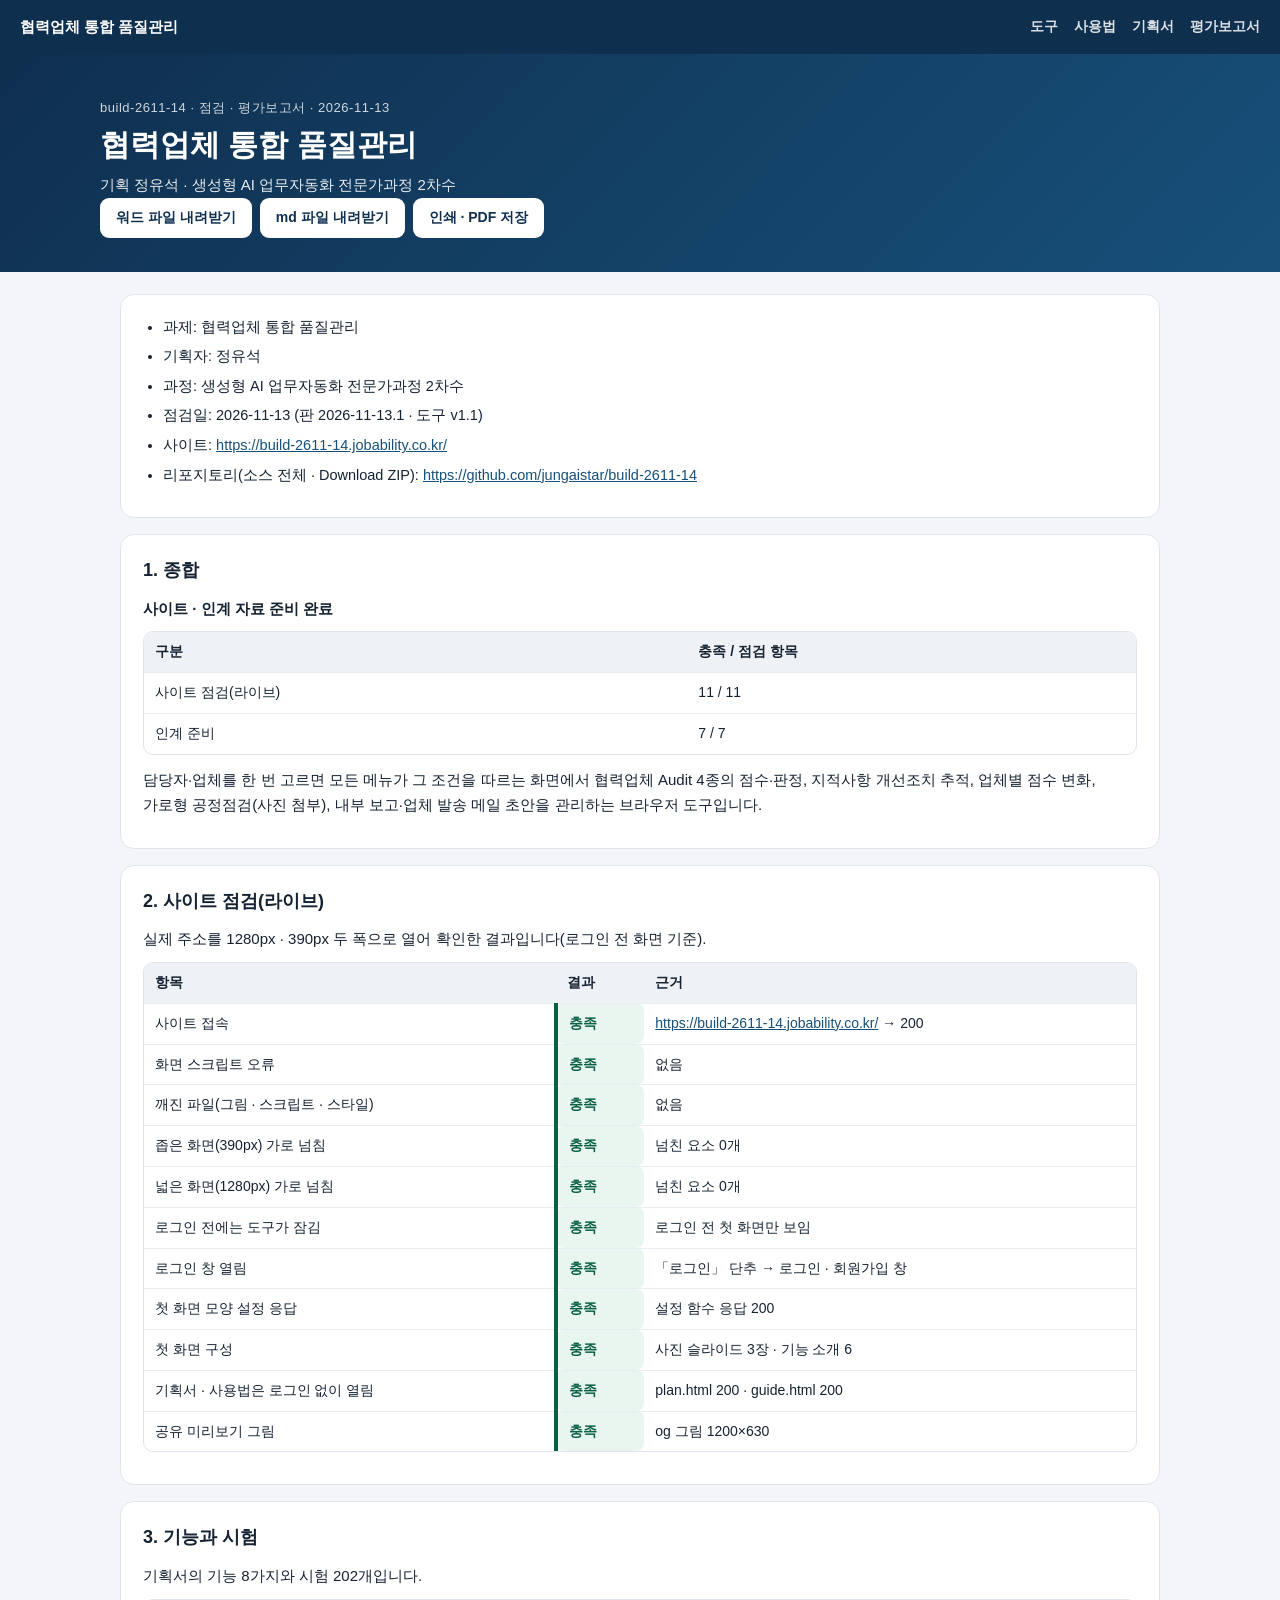
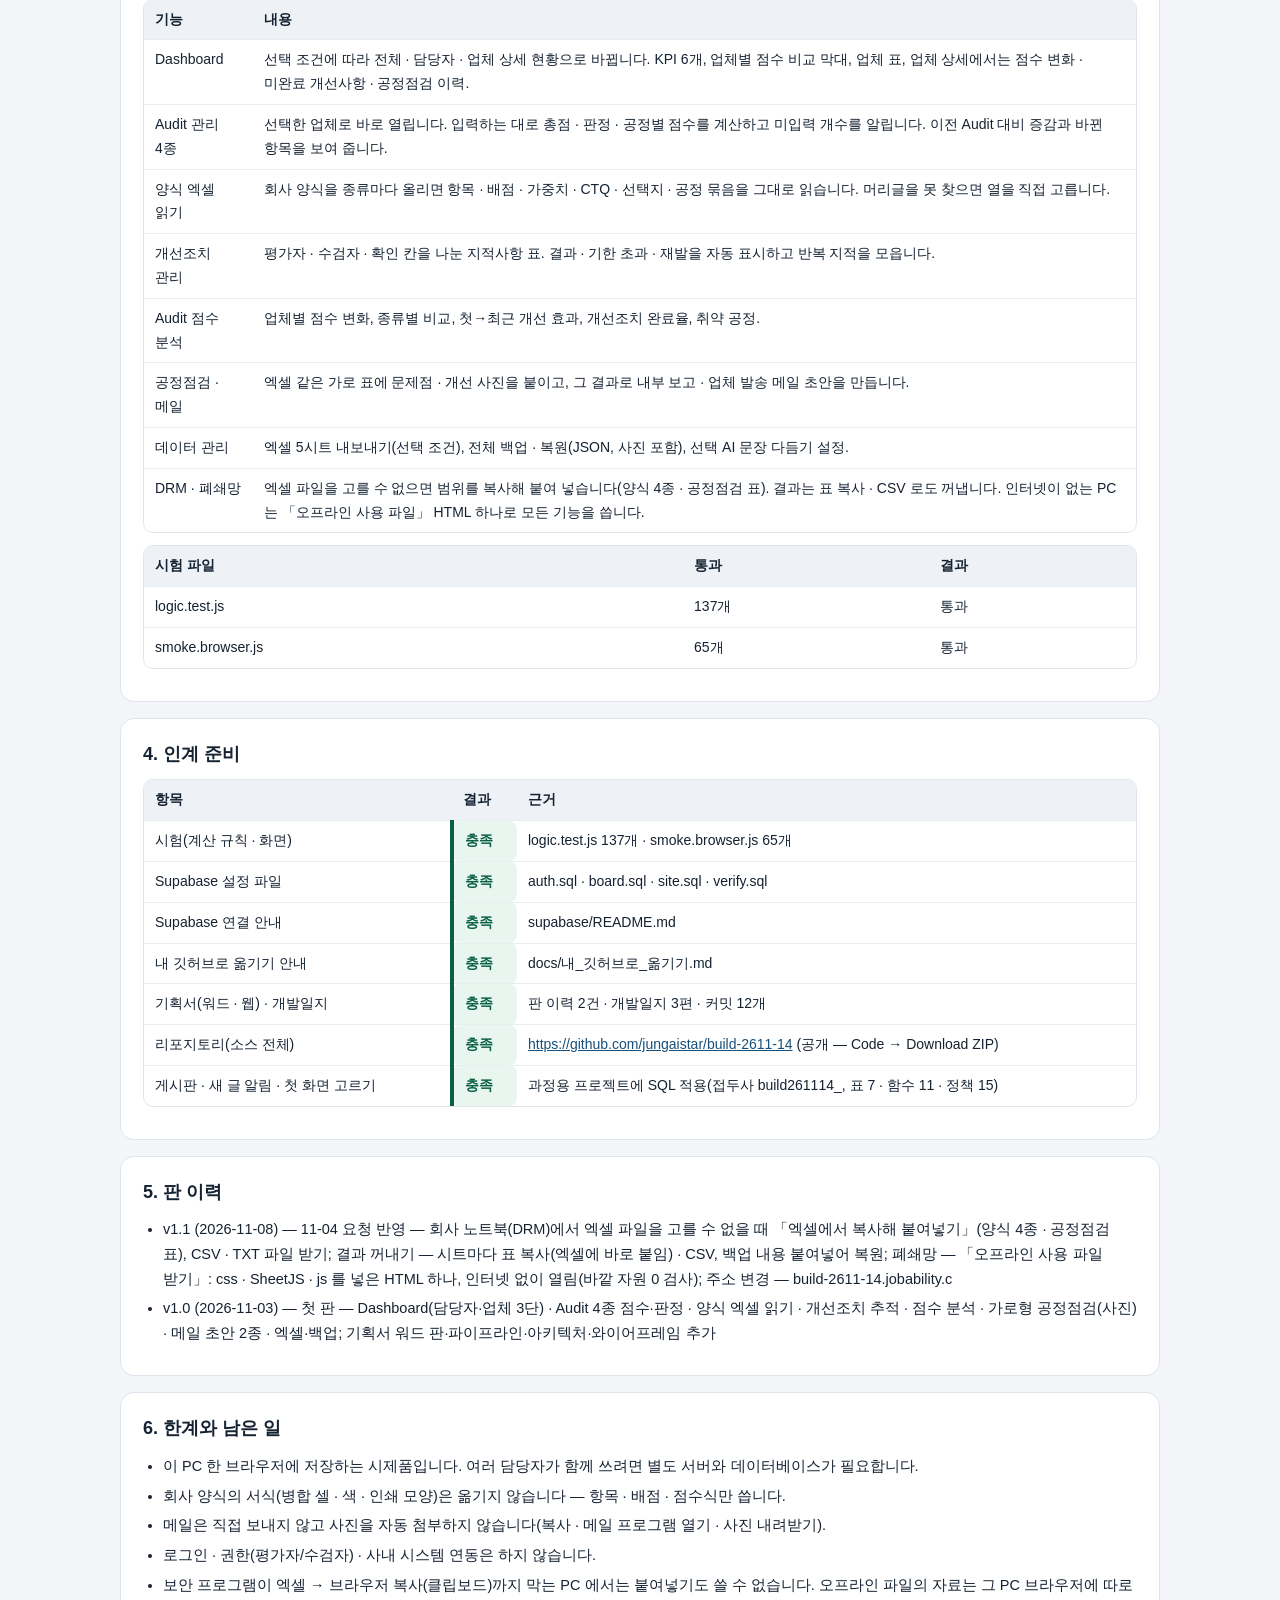
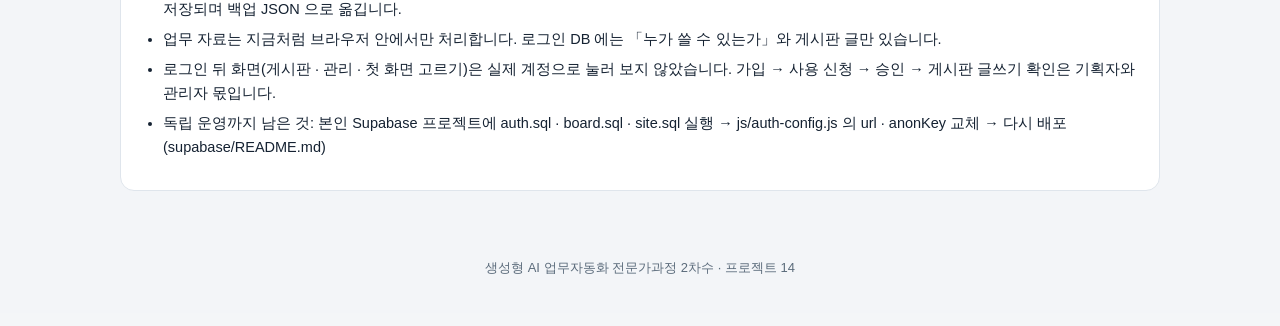
<file: report.html>
<!DOCTYPE html>
<html lang="ko">
<head>
<meta charset="UTF-8">
<meta name="viewport" content="width=device-width, initial-scale=1.0">
<title>평가보고서 — 협력업체 통합 품질관리</title>
<!-- seo-kit: 검색 · 공유 미리보기(주소를 옮기면 이 묶음의 주소를 내 주소로) -->
<link rel="canonical" href="https://build-2611-14.jobability.co.kr/report.html">
<meta name="robots" content="index,follow">
<meta property="og:type" content="website">
<meta property="og:site_name" content="HD건설기계">
<meta property="og:title" content="평가보고서 — 협력업체 통합 품질관리">
<meta property="og:description" content="협력업체 통합 품질관리 점검 · 평가보고서(2026-11-13) — 사이트 점검, 기능과 시험, 인계 준비, 판 이력, 한계.">
<meta property="og:url" content="https://build-2611-14.jobability.co.kr/report.html">
<meta property="og:image" content="https://build-2611-14.jobability.co.kr/og-image.png?v=2">
<meta property="og:image:secure_url" content="https://build-2611-14.jobability.co.kr/og-image.png?v=2">
<meta property="og:image:type" content="image/png">
<meta property="og:image:width" content="1200">
<meta property="og:image:height" content="630">
<meta property="og:image:alt" content="협력업체 통합 품질관리">
<meta property="og:locale" content="ko_KR">
<meta name="twitter:card" content="summary_large_image">
<meta name="twitter:title" content="평가보고서 — 협력업체 통합 품질관리">
<meta name="twitter:description" content="협력업체 통합 품질관리 점검 · 평가보고서(2026-11-13) — 사이트 점검, 기능과 시험, 인계 준비, 판 이력, 한계.">
<meta name="twitter:image" content="https://build-2611-14.jobability.co.kr/og-image.png?v=2">
<!-- /seo-kit -->
<meta name="description" content="협력업체 통합 품질관리 점검 · 평가보고서(2026-11-13) — 사이트 점검, 기능과 시험, 인계 준비, 판 이력, 한계.">
<link rel="icon" href="favicon.svg" type="image/svg+xml">
<link rel="stylesheet" href="css/style.css">
<style>
body{margin:0;font-family:Pretendard,-apple-system,"Apple SD Gothic Neo","Malgun Gothic",sans-serif;background:#f3f5f8;color:#152232;line-height:1.7;word-break:keep-all;overflow-wrap:break-word;}
.rp-top{background:#0f2f4f;color:#fff;padding:14px 20px;display:flex;flex-wrap:wrap;gap:8px 18px;align-items:center;justify-content:space-between;}
.rp-top a{color:#fff;text-decoration:none;font-weight:700;font-size:15px;} .rp-top nav{display:flex;flex-direction:row;flex-wrap:wrap;gap:4px 16px;} .rp-top nav a{font-weight:600;font-size:14px;opacity:.85;}
.rp-hero{background:linear-gradient(135deg,#0f2f4f,#17507a);color:#fff;padding:40px 20px 34px;} .rp-hero div,.rp-main{max-width:1080px;margin:0 auto;}
.rp-hero small{opacity:.8;font-size:13px;letter-spacing:.04em;} .rp-hero h1{margin:6px 0 8px;font-size:clamp(22px,3.4vw,30px);line-height:1.3;} .rp-hero p{margin:0;opacity:.9;font-size:15px;}
.rp-main{padding:22px 20px 50px;} .rp-main section.card{background:#fff;border:1px solid #dfe5ec;border-radius:14px;padding:20px 22px;margin:0 0 16px;} .rp-main section.card:empty{display:none;}
.rp-main h2{margin:0 0 10px;font-size:18px;} .rp-main p{margin:0 0 10px;font-size:15px;} .rp-main ul{margin:0 0 10px 20px;padding:0;} .rp-main li{margin-bottom:5px;font-size:14.5px;}
.rp-main .tablewrap{overflow-x:auto;max-height:none;border:1px solid #dfe5ec;border-radius:10px;margin:0 0 12px;} .rp-main table{border-collapse:collapse;width:100%;font-size:14px;}
.rp-main th,.rp-main td{padding:8px 11px;border-bottom:1px solid #e8edf2;text-align:left;vertical-align:top;white-space:normal;} .rp-main th{background:#eef2f6;white-space:nowrap;position:static;}
.rp-main td.st{font-weight:700;white-space:nowrap;} .rp-main td.ok{color:#0a6045;} .rp-main td.no{color:#c8341f;} .rp-main a{color:#17507a;} .rp-main code{background:#eef2f6;border-radius:4px;padding:0 4px;font-size:13px;}
.rp-dl{display:flex;flex-wrap:wrap;gap:8px;margin-top:16px;} .rp-dl a{display:inline-flex;align-items:center;min-height:40px;padding:0 16px;border-radius:9px;background:#fff;color:#0f2f4f;font-weight:700;font-size:14px;text-decoration:none;}
.rp-foot{text-align:center;color:#5b6b7b;font-size:13px;padding:0 20px 34px;}
@media print{.rp-top,.rp-dl{display:none;} body{background:#fff;} .rp-main section.card{border:0;padding:0 0 8px;}}
</style>
</head>
<body>
<div class="rp-top"><a href="index.html">협력업체 통합 품질관리</a><nav aria-label="문서"><a href="index.html">도구</a><a href="guide.html">사용법</a><a href="plan.html">기획서</a><a href="report.html" aria-current="page">평가보고서</a></nav></div>
<header class="rp-hero"><div>
  <small>build-2611-14 · 점검 · 평가보고서 · 2026-11-13</small>
  <h1>협력업체 통합 품질관리</h1>
  <p>기획 정유석 · 생성형 AI 업무자동화 전문가과정 2차수</p>
  <div class="rp-dl"><a href="docs/평가보고서/build-2611-14_평가보고서_2026-11-13.docx" download>워드 파일 내려받기</a><a href="docs/평가보고서/build-2611-14_평가보고서_2026-11-13.md" download>md 파일 내려받기</a><a href="#" onclick="window.print();return false">인쇄 · PDF 저장</a></div>
</div></header>
<main class="rp-main">
<section class="card"><ul>
<li>과제: 협력업체 통합 품질관리</li>
<li>기획자: 정유석</li>
<li>과정: 생성형 AI 업무자동화 전문가과정 2차수</li>
<li>점검일: 2026-11-13 (판 2026-11-13.1 · 도구 v1.1)</li>
<li>사이트: <a href="https://build-2611-14.jobability.co.kr/">https://build-2611-14.jobability.co.kr/</a></li>
<li>리포지토리(소스 전체 · Download ZIP): <a href="https://github.com/jungaistar/build-2611-14">https://github.com/jungaistar/build-2611-14</a></li>
</ul>
</section><section class="card"><h2>1. 종합</h2>
<p><b>사이트 · 인계 자료 준비 완료</b></p>
<div class="tablewrap"><table><thead><tr><th>구분</th><th>충족 / 점검 항목</th></tr></thead><tbody><tr><td>사이트 점검(라이브)</td><td>11 / 11</td></tr><tr><td>인계 준비</td><td>7 / 7</td></tr></tbody></table></div>
<p>담당자·업체를 한 번 고르면 모든 메뉴가 그 조건을 따르는 화면에서 협력업체 Audit 4종의 점수·판정, 지적사항 개선조치 추적, 업체별 점수 변화, 가로형 공정점검(사진 첨부), 내부 보고·업체 발송 메일 초안을 관리하는 브라우저 도구입니다.</p>
</section><section class="card"><h2>2. 사이트 점검(라이브)</h2>
<p>실제 주소를 1280px · 390px 두 폭으로 열어 확인한 결과입니다(로그인 전 화면 기준).</p>
<div class="tablewrap"><table><thead><tr><th>항목</th><th>결과</th><th>근거</th></tr></thead><tbody><tr><td>사이트 접속</td><td class="st ok">충족</td><td><a href="https://build-2611-14.jobability.co.kr/">https://build-2611-14.jobability.co.kr/</a> → 200</td></tr><tr><td>화면 스크립트 오류</td><td class="st ok">충족</td><td>없음</td></tr><tr><td>깨진 파일(그림 · 스크립트 · 스타일)</td><td class="st ok">충족</td><td>없음</td></tr><tr><td>좁은 화면(390px) 가로 넘침</td><td class="st ok">충족</td><td>넘친 요소 0개</td></tr><tr><td>넓은 화면(1280px) 가로 넘침</td><td class="st ok">충족</td><td>넘친 요소 0개</td></tr><tr><td>로그인 전에는 도구가 잠김</td><td class="st ok">충족</td><td>로그인 전 첫 화면만 보임</td></tr><tr><td>로그인 창 열림</td><td class="st ok">충족</td><td>「로그인」 단추 → 로그인 · 회원가입 창</td></tr><tr><td>첫 화면 모양 설정 응답</td><td class="st ok">충족</td><td>설정 함수 응답 200</td></tr><tr><td>첫 화면 구성</td><td class="st ok">충족</td><td>사진 슬라이드 3장 · 기능 소개 6</td></tr><tr><td>기획서 · 사용법은 로그인 없이 열림</td><td class="st ok">충족</td><td>plan.html 200 · guide.html 200</td></tr><tr><td>공유 미리보기 그림</td><td class="st ok">충족</td><td>og 그림 1200×630</td></tr></tbody></table></div>
</section><section class="card"><h2>3. 기능과 시험</h2>
<p>기획서의 기능 8가지와 시험 202개입니다.</p>
<div class="tablewrap"><table><thead><tr><th>기능</th><th>내용</th></tr></thead><tbody><tr><td>Dashboard</td><td>선택 조건에 따라 전체 · 담당자 · 업체 상세 현황으로 바뀝니다. KPI 6개, 업체별 점수 비교 막대, 업체 표, 업체 상세에서는 점수 변화 · 미완료 개선사항 · 공정점검 이력.</td></tr><tr><td>Audit 관리 4종</td><td>선택한 업체로 바로 열립니다. 입력하는 대로 총점 · 판정 · 공정별 점수를 계산하고 미입력 개수를 알립니다. 이전 Audit 대비 증감과 바뀐 항목을 보여 줍니다.</td></tr><tr><td>양식 엑셀 읽기</td><td>회사 양식을 종류마다 올리면 항목 · 배점 · 가중치 · CTQ · 선택지 · 공정 묶음을 그대로 읽습니다. 머리글을 못 찾으면 열을 직접 고릅니다.</td></tr><tr><td>개선조치 관리</td><td>평가자 · 수검자 · 확인 칸을 나눈 지적사항 표. 결과 · 기한 초과 · 재발을 자동 표시하고 반복 지적을 모읍니다.</td></tr><tr><td>Audit 점수 분석</td><td>업체별 점수 변화, 종류별 비교, 첫→최근 개선 효과, 개선조치 완료율, 취약 공정.</td></tr><tr><td>공정점검 · 메일</td><td>엑셀 같은 가로 표에 문제점 · 개선 사진을 붙이고, 그 결과로 내부 보고 · 업체 발송 메일 초안을 만듭니다.</td></tr><tr><td>데이터 관리</td><td>엑셀 5시트 내보내기(선택 조건), 전체 백업 · 복원(JSON, 사진 포함), 선택 AI 문장 다듬기 설정.</td></tr><tr><td>DRM · 폐쇄망</td><td>엑셀 파일을 고를 수 없으면 범위를 복사해 붙여 넣습니다(양식 4종 · 공정점검 표). 결과는 표 복사 · CSV 로도 꺼냅니다. 인터넷이 없는 PC 는 「오프라인 사용 파일」 HTML 하나로 모든 기능을 씁니다.</td></tr></tbody></table></div>
<div class="tablewrap"><table><thead><tr><th>시험 파일</th><th>통과</th><th>결과</th></tr></thead><tbody><tr><td>logic.test.js</td><td>137개</td><td>통과</td></tr><tr><td>smoke.browser.js</td><td>65개</td><td>통과</td></tr></tbody></table></div>
</section><section class="card"><h2>4. 인계 준비</h2>
<div class="tablewrap"><table><thead><tr><th>항목</th><th>결과</th><th>근거</th></tr></thead><tbody><tr><td>시험(계산 규칙 · 화면)</td><td class="st ok">충족</td><td>logic.test.js 137개 · smoke.browser.js 65개</td></tr><tr><td>Supabase 설정 파일</td><td class="st ok">충족</td><td>auth.sql · board.sql · site.sql · verify.sql</td></tr><tr><td>Supabase 연결 안내</td><td class="st ok">충족</td><td>supabase/README.md</td></tr><tr><td>내 깃허브로 옮기기 안내</td><td class="st ok">충족</td><td>docs/내_깃허브로_옮기기.md</td></tr><tr><td>기획서(워드 · 웹) · 개발일지</td><td class="st ok">충족</td><td>판 이력 2건 · 개발일지 3편 · 커밋 12개</td></tr><tr><td>리포지토리(소스 전체)</td><td class="st ok">충족</td><td><a href="https://github.com/jungaistar/build-2611-14">https://github.com/jungaistar/build-2611-14</a> (공개 — Code → Download ZIP)</td></tr><tr><td>게시판 · 새 글 알림 · 첫 화면 고르기</td><td class="st ok">충족</td><td>과정용 프로젝트에 SQL 적용(접두사 build261114_, 표 7 · 함수 11 · 정책 15)</td></tr></tbody></table></div>
</section><section class="card"><h2>5. 판 이력</h2>
<ul>
<li>v1.1 (2026-11-08) — 11-04 요청 반영 — 회사 노트북(DRM)에서 엑셀 파일을 고를 수 없을 때 「엑셀에서 복사해 붙여넣기」(양식 4종 · 공정점검 표), CSV · TXT 파일 받기; 결과 꺼내기 — 시트마다 표 복사(엑셀에 바로 붙임) · CSV, 백업 내용 붙여넣어 복원; 폐쇄망 — 「오프라인 사용 파일 받기」: css · SheetJS · js 를 넣은 HTML 하나, 인터넷 없이 열림(바깥 자원 0 검사); 주소 변경 — build-2611-14.jobability.c</li>
<li>v1.0 (2026-11-03) — 첫 판 — Dashboard(담당자·업체 3단) · Audit 4종 점수·판정 · 양식 엑셀 읽기 · 개선조치 추적 · 점수 분석 · 가로형 공정점검(사진) · 메일 초안 2종 · 엑셀·백업; 기획서 워드 판·파이프라인·아키텍처·와이어프레임 추가</li>
</ul>
</section><section class="card"><h2>6. 한계와 남은 일</h2>
<ul>
<li>이 PC 한 브라우저에 저장하는 시제품입니다. 여러 담당자가 함께 쓰려면 별도 서버와 데이터베이스가 필요합니다.</li>
<li>회사 양식의 서식(병합 셀 · 색 · 인쇄 모양)은 옮기지 않습니다 — 항목 · 배점 · 점수식만 씁니다.</li>
<li>메일은 직접 보내지 않고 사진을 자동 첨부하지 않습니다(복사 · 메일 프로그램 열기 · 사진 내려받기).</li>
<li>로그인 · 권한(평가자/수검자) · 사내 시스템 연동은 하지 않습니다.</li>
<li>보안 프로그램이 엑셀 → 브라우저 복사(클립보드)까지 막는 PC 에서는 붙여넣기도 쓸 수 없습니다. 오프라인 파일의 자료는 그 PC 브라우저에 따로 저장되며 백업 JSON 으로 옮깁니다.</li>
<li>업무 자료는 지금처럼 브라우저 안에서만 처리합니다. 로그인 DB 에는 「누가 쓸 수 있는가」와 게시판 글만 있습니다.</li>
<li>로그인 뒤 화면(게시판 · 관리 · 첫 화면 고르기)은 실제 계정으로 눌러 보지 않았습니다. 가입 → 사용 신청 → 승인 → 게시판 글쓰기 확인은 기획자와 관리자 몫입니다.</li>
<li>독립 운영까지 남은 것: 본인 Supabase 프로젝트에 auth.sql · board.sql · site.sql 실행 → js/auth-config.js 의 url · anonKey 교체 → 다시 배포(supabase/README.md)</li>
</ul></section>
</main>
<p class="rp-foot">생성형 AI 업무자동화 전문가과정 2차수 · 프로젝트 14</p>
</body>
</html>
</file>
<file: css/style.css>
:root{
  --bg:#f4f6f8; --card:#fff; --ink:#152232; --sub:#5b6b7b; --line:#dde4ea;
  --brand:#154b6e; --brand-deep:#0d3350; --accent:#0b6e99;
  --ok:#0a6045; --warn:#7a4f00; --danger:#c8341f;
  --wrap:1320px; --pad:24px;
}
@media (max-width:640px){ :root{ --pad:16px; } }
*{box-sizing:border-box; margin:0; padding:0;}
html,body{background:var(--bg); color:var(--ink);
  font-family:"Pretendard","Apple SD Gothic Neo","Malgun Gothic",sans-serif;}
body{font-size:15px; line-height:1.65; word-break:keep-all; overflow-wrap:break-word;}

/* 상단 바는 고정 — 표를 아래로 훑는 동안에도 조작부가 보여야 한다.
   sticky 가 아니라 fixed 다: 조상에 overflow 가 걸리면 sticky 는 조용히 죽는다. */
.topnav{position:fixed; top:0; left:0; right:0; z-index:40;
  background:var(--brand-deep); border-bottom:1px solid rgba(255,255,255,.12);}
.topnav-inner{display:flex; align-items:center; justify-content:space-between;
  gap:20px; max-width:var(--wrap); margin:0 auto; padding:0 var(--pad); min-height:56px;}
.topnav-brand{display:flex; align-items:center; min-height:56px; color:#fff;
  font-weight:750; font-size:14.5px; text-decoration:none; white-space:nowrap;}
.topnav-brand small{font-weight:400; opacity:.7; font-size:12px; margin-left:8px;}
.topnav-links{display:flex; align-items:center; gap:2px; list-style:none; margin:0; padding:0;
  overflow-x:auto; scrollbar-width:none;}
.topnav-links::-webkit-scrollbar{display:none;}
.topnav-links a{display:flex; align-items:center; min-height:56px; padding:0 12px;
  color:rgba(255,255,255,.82); text-decoration:none; font-size:13.5px; font-weight:600;
  white-space:nowrap; border-bottom:2px solid transparent;}
.topnav-links a:hover{color:#fff;}
.topnav-links a.active{color:#fff; border-bottom-color:#7ec8a0;}
@media (max-width:860px){
  .topnav-inner{gap:10px; padding:0 14px; min-height:52px;}
  .topnav-brand{min-height:52px; font-size:13.5px;} .topnav-brand small{display:none;}
  .topnav-links a{min-height:52px; padding:0 9px; font-size:13px;}
}

.hero{background:linear-gradient(180deg,var(--brand-deep),var(--brand)); color:#fff;
  padding:52px 0 38px; margin-top:56px;}
@media (max-width:860px){ .hero{margin-top:52px; padding:38px 0 28px;} }
.hero .eyebrow{font-size:12.5px; letter-spacing:.08em; opacity:.75; margin-bottom:9px;}
.hero h1{font-size:27px; line-height:1.3; font-weight:750; margin-bottom:11px;}
.hero p{max-width:66ch; color:rgba(255,255,255,.86); font-size:14.5px;}
main{padding:34px 0 60px;}
.wrap{max-width:var(--wrap); margin:0 auto; padding:0 var(--pad);}

h2{font-size:19px; font-weight:700; margin:32px 0 8px;}
main > .wrap > :first-child{margin-top:0;}
p{margin:0 0 13px;} .sub{color:var(--sub); font-size:14px;}
code{font-family:ui-monospace,SFMono-Regular,Menlo,monospace; font-size:.92em;
  background:#eef2f6; border-radius:4px; padding:1px 5px;}

.card{background:var(--card); border:1px solid var(--line); border-radius:12px;
  padding:22px 24px; margin-bottom:18px;}
.drop{display:block; border:2px dashed #93a7bd; border-radius:12px; background:#fbfdff;
  padding:30px 20px; text-align:center; cursor:pointer; transition:border-color .15s,background .15s;}
.drop:hover,.drop.over{border-color:var(--accent); background:#f0f8fc;}
.drop b{display:block; font-size:15.5px; margin-bottom:5px;}
.drop span{color:var(--sub); font-size:13.5px;}
input[type=file]{display:none;}

.btn{display:inline-flex; align-items:center; justify-content:center; gap:6px;
  min-height:42px; padding:0 18px; border-radius:9px; border:1px solid var(--line);
  background:#fff; color:var(--ink); font-size:14px; font-weight:650; cursor:pointer;}
.btn:hover{border-color:#9fb2c4;}
.btn.primary{background:var(--brand); border-color:var(--brand); color:#fff;}
.btn.primary:hover{background:var(--brand-deep);}
.btn.green{background:var(--ok); border-color:var(--ok); color:#fff;}
.btn:disabled{opacity:.45; cursor:not-allowed;}
.btnrow{display:flex; flex-wrap:wrap; gap:8px; margin-top:14px;}

.note{border-left:4px solid var(--accent); background:#eef6fa; color:#0b3a4f;
  padding:13px 15px; border-radius:8px; font-size:14px; margin:14px 0;}
.warn{border-left:4px solid var(--danger); background:#fdeae7; color:#7a1a0c;
  padding:13px 15px; border-radius:8px; font-size:14px; margin:14px 0;}
.ok{border-left:4px solid var(--ok); background:#e9f6f0; color:#08422a;
  padding:13px 15px; border-radius:8px; font-size:14px; margin:14px 0;}

.tablewrap{overflow-x:auto; border:1px solid var(--line); border-radius:10px; background:#fff; max-height:70vh;}
table{border-collapse:collapse; width:100%; font-size:13px;}
th,td{border-bottom:1px solid var(--line); padding:8px 11px; text-align:left; white-space:nowrap;}
th{background:#eef2f6; font-weight:700; position:sticky; top:0; z-index:1;}
tr:last-child td{border-bottom:0;}
td.num{text-align:right; font-variant-numeric:tabular-nums;}
td.mono{font-family:ui-monospace,SFMono-Regular,Menlo,monospace;}
tr.flag td{background:#fdf3f1;}
/* 계산으로 채운 값은 문서에 적혀 있던 값과 **신뢰도가 다르다.**
   같은 모양으로 두면 사람이 구분하지 못한 채 그대로 믿게 된다. */
td .calc{display:inline-block; margin-left:5px; font-size:10.5px; font-weight:700;
  color:#0b3a4f; background:#dceaf3; border-radius:4px; padding:1px 5px; vertical-align:middle;}
.rev{color:var(--danger); font-weight:650; white-space:normal; min-width:240px;}

.filelist{margin:13px 0 0; padding:0; list-style:none; font-size:13.5px;}
.filelist li{padding:6px 0; border-bottom:1px solid var(--line); color:var(--sub);
  display:flex; justify-content:space-between; gap:10px;}
.filelist li:last-child{border-bottom:0;}
.stats{display:flex; flex-wrap:wrap; gap:10px; margin:14px 0 0;}
.stat{background:#eef2f6; border-radius:9px; padding:9px 14px; font-size:13.5px;}
.stat b{font-size:17px; display:block; font-variant-numeric:tabular-nums;}
footer{border-top:1px solid var(--line); padding:24px 0 40px; color:var(--sub); font-size:13px;}
</file>
<file: css/app.css>
/* 이 앱 전용 — 공통 style.css 뒤에 읽는다 */
[hidden]{display:none !important;}
:root{ --navy:#0d2b4e; --blue:#1d5fa8; --blue-l:#e8f0fa; }
.hero{padding:34px 0 26px; background:linear-gradient(180deg,var(--navy),#174a80);}
.hero h1{font-size:24px;}
h3{font-size:16px; font-weight:700; margin:22px 0 8px;}
h3 small{font-weight:400; font-size:12.5px; margin-left:6px; color:var(--sub);}
.btn.sm{min-height:34px; padding:0 12px; font-size:13px;}
.btn.xs{min-height:28px; padding:0 9px; font-size:12px; border-radius:7px;}
.btn.danger{color:var(--danger); border-color:#efc4bc;}
.btn.on{background:var(--blue); border-color:var(--blue); color:#fff;}
.btnrow.tight{margin-top:0; margin-bottom:8px;}
main{padding-top:22px;}

/* 사이드바 + 본문 */
.app{display:grid; grid-template-columns:220px minmax(0,1fr); gap:18px; align-items:start;}
.side{position:sticky; top:72px; background:var(--navy); border-radius:12px; padding:10px 8px 12px; color:#fff;}
.side ul{list-style:none;}
.side a{display:block; color:rgba(255,255,255,.84); text-decoration:none; padding:8px 12px; border-radius:8px; font-size:14px; font-weight:600;}
.side a.sub{padding-left:24px; font-weight:500; font-size:13.5px;}
.side a:hover{background:rgba(255,255,255,.08); color:#fff;}
.side a.active{background:#fff; color:var(--navy);}
.side .grp{font-size:12px; opacity:.6; padding:10px 12px 2px;}
.side-note{font-size:12px; opacity:.7; padding:12px 10px 0; margin:0; line-height:1.5;}
@media (max-width:900px){
  .app{grid-template-columns:minmax(0,1fr);}
  .side{position:static; padding:6px;}
  .side ul{display:flex; overflow-x:auto; gap:2px; scrollbar-width:thin;}
  .side a,.side a.sub{white-space:nowrap; padding:8px 10px; font-size:13px;}
  .side .grp,.side-note{display:none;}
}
.panel{min-width:0;}
.selbar{display:flex; flex-wrap:wrap; align-items:flex-end; gap:10px 14px; background:#fff; border:1px solid var(--line); border-left:5px solid var(--blue);
  border-radius:12px; padding:12px 16px; margin-bottom:14px;}
.selbar label{display:flex; flex-direction:column; gap:3px; font-size:12.5px; color:var(--sub); min-width:0;}
.selbar select{font:inherit; font-size:14px; padding:6px 8px; border:1px solid var(--line); border-radius:7px; min-width:170px; max-width:100%;}
.mode{align-self:center; font-size:13px; font-weight:700; color:var(--blue); background:var(--blue-l); border-radius:20px; padding:4px 12px;}
.saved{align-self:center; margin-left:auto; font-size:12px; color:var(--sub);}
@media (max-width:640px){ .selbar select{min-width:0; width:100%;} .selbar label{flex:1 1 140px;} .saved{margin-left:0;} }

.card h2:first-child{margin-top:0;}
.head{display:flex; flex-wrap:wrap; align-items:center; justify-content:space-between; gap:8px 12px; margin-bottom:6px;}
.head h2{margin:0;}
.stats{display:grid; grid-template-columns:repeat(auto-fill,minmax(min(140px,100%),1fr)); gap:10px;}
.stat.bad b{color:var(--danger);} .stat.good b{color:var(--ok);}
.stat small{color:var(--sub); font-size:12px;}

/* 판정 꼬리표 */
.tag{display:inline-block; font-size:12px; font-weight:700; border-radius:5px; padding:1px 7px; white-space:nowrap; background:#eef2f6; color:#33475b;}
.tag.ok{background:#dcefe5; color:#08422a;}
/* 공통 style.css 의 .ok · .warn 알림 상자 규칙(왼쪽 띠 · 여백)이 꼬리표에 묻지 않게 */
.tag.ok,.tag.bad{border-left:0; margin:0; padding:1px 7px; border-radius:5px; font-size:12px;} .tag.mid{background:#fdf0d5; color:#6b4500;} .tag.bad{background:#fbdcd5; color:#7a1a0c;}
.tag.blue{background:var(--blue-l); color:#123f73;}
.tag.calc{background:#dceaf3; color:#0b3a4f; font-size:10.5px;}
.up{color:var(--ok); font-weight:700;} .down{color:var(--danger); font-weight:700;}

/* 표 */
.tablewrap{margin-top:6px;}
td.wrap,th.wrap{white-space:normal; min-width:200px;}
td.wide{white-space:normal; min-width:260px;}
td.num,th.num{text-align:right; font-variant-numeric:tabular-nums;}
tr.click{cursor:pointer;} tr.click:hover td{background:#f2f7fb;} tr.sel td{background:#e6effa;}
tr.over td{background:#fdf3f1;}
td.rep{color:#9aa9b8;}
table input,table select,table textarea{font:inherit; font-size:13px; border:1px solid var(--line); border-radius:6px; padding:4px 6px; background:#fff; max-width:100%;}
table textarea{width:100%; min-width:150px; min-height:52px; resize:vertical;}
table input[type=text]{min-width:120px;}
.form{display:grid; grid-template-columns:repeat(auto-fill,minmax(min(200px,100%),1fr)); gap:10px 14px; align-items:end; margin:10px 0;}
.form label{display:flex; flex-direction:column; gap:4px; font-size:13px; color:var(--sub); min-width:0;}
.form input,.form select,.form textarea{font:inherit; font-size:14px; padding:6px 8px; border:1px solid var(--line); border-radius:7px; background:#fff; width:100%;}
.form .span2{grid-column:span 2;} .form .full{grid-column:1/-1;}
@media (max-width:640px){ .form .span2{grid-column:1/-1;} }
textarea.big{width:100%; min-height:90px; font:inherit; font-size:14px; padding:8px 10px; border:1px solid var(--line); border-radius:8px; resize:vertical;}
textarea.mail{min-height:380px; font-family:ui-monospace,SFMono-Regular,Menlo,monospace; font-size:13px; line-height:1.55;}

/* Audit 입력 */
.edit-grid{display:grid; grid-template-columns:minmax(0,1fr) 300px; gap:16px; align-items:start;}
@media (max-width:1100px){ .edit-grid{grid-template-columns:minmax(0,1fr);} }
.sumbox{position:sticky; top:72px; border:1px solid var(--line); border-radius:12px; padding:14px 16px; background:#fbfdff;}
@media (max-width:1100px){ .sumbox{position:static;} }
.sumbox .big{font-size:30px; font-weight:800; font-variant-numeric:tabular-nums; line-height:1.2;}
.sumbox .row{display:flex; justify-content:space-between; gap:8px; font-size:13.5px; padding:3px 0; border-bottom:1px dashed var(--line);}
.guide{font-size:13px;} .guide td,.guide th{padding:5px 9px;}
.ctq{display:inline-block; font-size:10.5px; font-weight:800; color:#fff; background:var(--blue); border-radius:4px; padding:0 5px; margin-left:4px;}

/* 사진 */
.photos{display:flex; flex-wrap:wrap; gap:6px; min-width:170px; align-items:flex-start;}
.ph{width:84px; display:flex; flex-direction:column; gap:3px; position:relative;}
.ph img{width:84px; height:60px; object-fit:cover; border-radius:6px; border:1px solid var(--line); background:#f4f6f8; cursor:zoom-in;}
.ph input{width:84px; min-width:0 !important; font-size:11.5px; padding:2px 4px;}
.ph .x{position:absolute; top:-6px; right:-6px; width:20px; height:20px; border-radius:50%; border:0; background:#c8341f; color:#fff; font-size:12px; line-height:20px; cursor:pointer; padding:0;}
.addph{display:inline-flex; align-items:center; justify-content:center; width:84px; height:60px; border:1.5px dashed #93a7bd; border-radius:6px; font-size:12px; color:var(--sub); cursor:pointer; background:#fbfdff;}
.insp td{vertical-align:top;}
.insp td.pair{background:#fbfcfe;}
.zoom{position:fixed; inset:0; background:rgba(10,20,35,.82); z-index:80; display:flex; align-items:center; justify-content:center; padding:20px; cursor:zoom-out;}
.zoom img{max-width:100%; max-height:100%; border-radius:8px; background:#fff;}

/* 그래프 */
.chart svg{width:100%; height:auto; display:block; background:#fff; border:1px solid var(--line); border-radius:10px;}
.charts{display:grid; gap:14px 18px; grid-template-columns:repeat(auto-fit,minmax(min(420px,100%),1fr));}
.charts > div{min-width:0;}
svg .grid{stroke:#e6ebf0;} svg .ax{font-size:11px; fill:#5b6b7b;} svg .axt{font-size:12px; fill:#152232;}
svg .ref{stroke:#c8341f; stroke-dasharray:5 4; stroke-width:1.2;} svg .ref.g{stroke:#0a6045;}
svg polyline{fill:none; stroke-width:2.4;}
svg .kC{fill:#1d5fa8; stroke:#1d5fa8;} svg .kA{fill:#0d2b4e; stroke:#0d2b4e;} svg .kD{fill:#d9822b; stroke:#d9822b;}
svg polyline.kC,svg polyline.kA,svg polyline.kD{fill:none;}
.legend{display:flex; flex-wrap:wrap; gap:6px 14px; align-items:center; font-size:12.5px; color:var(--sub); margin-top:6px;}
.legend i{display:inline-block; width:12px; height:12px; border-radius:3px; margin-right:5px; vertical-align:-1px;}
.legend i.kC{background:#1d5fa8;} .legend i.kA{background:#0d2b4e;} .legend i.kD{background:#d9822b;}

.empty{text-align:center; padding:34px 16px;}
.empty .btnrow{justify-content:center;}
.pill{display:inline-block; font-size:12px; color:var(--sub); background:#eef2f6; border-radius:20px; padding:2px 10px; margin:2px 4px 2px 0;}
.log{list-style:none; font-size:13px; margin:6px 0;} .log li{padding:4px 0; border-bottom:1px dashed var(--line);}
.ai-box{border:1px dashed #93a7bd; border-radius:10px; padding:10px 14px; margin-top:12px; font-size:13.5px;}
.toast{position:fixed; left:50%; bottom:24px; transform:translateX(-50%); background:var(--navy); color:#fff; padding:10px 18px; border-radius:10px; font-size:14px; z-index:90; max-width:90vw;}

/* 엑셀에서 복사해 붙여넣기 · 오프라인 (v1.1) */
.card.inner{background:#f6f9fc; box-shadow:none; margin:12px 0;}
.card.inner h3{margin-top:0;}
textarea.paste{width:100%; box-sizing:border-box; font-family:ui-monospace,SFMono-Regular,Menlo,monospace; font-size:12.5px; line-height:1.45; white-space:pre; overflow:auto; tab-size:12;}
.card.inner ol.sub{margin:4px 0 8px 1.2em; padding:0;}
#copy-tables .btn{white-space:nowrap;}
</file>
<file: css/auth.css>
/* data10 로그인 키트 — 정본: data10-00/kit/auth/css/auth.css (사본을 직접 고치지 말 것)
   로그인 전 대문 · 사용 신청 · 승인 대기 · 구성원 관리 창. 클래스는 모두 ag- / auth- 로 시작해 도구 화면과 섞이지 않는다. */
:root {
  --ag-ink: #172334; --ag-sub: #55657a; --ag-line: #d6dee8; --ag-bg: #f3f6f9;
  --ag-navy: #13274b; --ag-navy-2: #0c1b36; --ag-brand: #1f5fa8; --ag-brand-d: #174a84;
  --ag-ok: #1b6e3a; --ag-ok-bg: #e5f3ea; --ag-err: #b3261e; --ag-err-bg: #fdecea; --ag-warn: #7a5200; --ag-warn-bg: #fff4d6;
  --ag-accent: #a9c2e2;
  --ag-pad: 20px;
}
@media (min-width: 640px) { :root { --ag-pad: 28px; } }
@media (min-width: 1024px) { :root { --ag-pad: 40px; } }

/* 로그인 전에는 도구 화면을 감춘다(자리는 그대로 — 그래프 폭 계산이 흔들리지 않게 visibility) */
html.auth-lock body > *:not(#authGate) { visibility: hidden; }
html.auth-lock body { overflow: hidden; }

.ag {
  position: fixed; inset: 0; z-index: 2000; overflow-y: auto; -webkit-overflow-scrolling: touch;
  background: var(--ag-bg); color: var(--ag-ink);
  font: 16px/1.65 Pretendard, 'Apple SD Gothic Neo', 'Malgun Gothic', 'Noto Sans KR', sans-serif;
  word-break: keep-all; overflow-wrap: break-word;
}
.ag[hidden] { display: none; }
.ag *, .ag *::before, .ag *::after, .ag-modal * { box-sizing: border-box; }

.ag-wrap {
  max-width: calc(1180px + 2 * var(--ag-pad)); margin: 0 auto; padding: 0 var(--ag-pad);
  display: grid; grid-template-columns: minmax(0, 1fr); gap: 0;
}
.ag-hero {
  background: linear-gradient(160deg, var(--ag-navy) 0%, var(--ag-navy-2) 100%); color: #fff;
  margin: 0 calc(-1 * var(--ag-pad)); padding: 36px var(--ag-pad) 32px;
}
.ag-side { padding: 24px 0 8px; }
@media (min-width: 960px) {
  .ag { background: linear-gradient(90deg, var(--ag-navy-2) 0, var(--ag-navy-2) 50%, var(--ag-bg) 50%); }
  .ag-wrap { grid-template-columns: minmax(0, 1fr) minmax(0, 1fr); min-height: calc(100vh - 48px); align-items: center; }
  .ag-hero { margin: 0; padding: 56px 48px 56px 0; background: none; min-height: 100%; display: flex; flex-direction: column; justify-content: center; }
  .ag-side { padding: 56px 0 56px 48px; }
}
.ag-eyebrow { margin: 0 0 10px; font-size: 13.5px; letter-spacing: .02em; color: var(--ag-accent); }
.ag-hero h1 { margin: 0 0 14px; font-size: clamp(26px, 3.6vw, 38px); line-height: 1.3; color: #fff; font-weight: 800; }
.ag-lead { margin: 0 0 24px; color: #d7e3f2; font-size: 16.5px; max-width: 640px; }
.ag-feats { list-style: none; margin: 0 0 24px; padding: 0; display: grid; grid-template-columns: minmax(0, 1fr); gap: 10px; }
@media (min-width: 640px) { .ag-feats { grid-template-columns: repeat(2, minmax(0, 1fr)); } }
.ag-feats li { border: 1px solid rgba(255, 255, 255, .14); border-radius: 12px; padding: 14px 16px; background: rgba(255, 255, 255, .05); }
.ag-feats b { display: block; color: #fff; font-size: 15.5px; margin-bottom: 4px; }
.ag-feats span { display: block; color: #c4d3e6; font-size: 14px; line-height: 1.55; }
.ag-flow-t { margin: 0 0 8px; font-size: 13.5px; color: #a9c2e2; }
.ag-flow ol { list-style: none; margin: 0; padding: 0; display: flex; flex-wrap: wrap; gap: 8px; }
.ag-flow li { display: inline-flex; align-items: center; gap: 8px; padding: 6px 12px 6px 6px; border-radius: 999px; background: rgba(255, 255, 255, .08); color: #e6eef8; font-size: 14px; }
.ag-n { display: inline-grid; place-items: center; width: 24px; height: 24px; border-radius: 50%; background: #fff; color: var(--ag-navy); font-weight: 700; font-size: 13px; }

.ag-card { background: #fff; border: 1px solid var(--ag-line); border-radius: 16px; padding: 26px 24px; box-shadow: 0 10px 30px rgba(15, 30, 55, .08); max-width: 460px; margin: 0 auto; }
.ag-card h2 { margin: 6px 0 8px; font-size: 21px; color: var(--ag-ink); }
.ag-card p { margin: 0 0 12px; }
.ag-sub { color: var(--ag-sub); font-size: 14.5px; }
.ag-tabs { display: flex; gap: 4px; padding: 4px; background: #eef2f6; border-radius: 10px; margin: 0 0 18px; }
.ag-tabs button { flex: 1; border: 0; background: transparent; padding: 9px 10px; border-radius: 8px; font: inherit; font-weight: 600; color: var(--ag-sub); cursor: pointer; }
.ag-tabs button[aria-selected="true"] { background: #fff; color: var(--ag-ink); box-shadow: 0 1px 3px rgba(0, 0, 0, .1); }
.ag-form { display: grid; gap: 12px; }
.ag-form label { display: grid; gap: 5px; font-size: 14px; font-weight: 600; color: var(--ag-ink); }
.ag-form small { font-weight: 400; color: var(--ag-sub); }
.ag-form input { font: inherit; font-size: 16px; font-weight: 400; padding: 10px 12px; border: 1px solid var(--ag-line); border-radius: 9px; background: #fff; color: var(--ag-ink); width: 100%; }
.ag-form input::placeholder { color: #8a97a8; font-weight: 400; }
.ag-form input:focus { outline: 2px solid var(--ag-brand); outline-offset: 1px; border-color: var(--ag-brand); }
.ag-btn { font: inherit; font-weight: 700; display: inline-flex; align-items: center; justify-content: center; gap: 6px; min-height: 44px; padding: 8px 16px;
  border-radius: 10px; border: 1px solid var(--ag-line); background: #fff; color: var(--ag-ink); cursor: pointer; width: 100%; }
.ag-btn:hover { border-color: var(--ag-brand); }
.ag-btn:disabled { opacity: .6; cursor: progress; }
.ag-primary { background: var(--ag-brand); border-color: var(--ag-brand); color: #fff; }
.ag-primary:hover { background: var(--ag-brand-d); }
.ag-kakao { background: #fee500; border-color: #fee500; color: #191600; }
.ag-or { display: flex; align-items: center; gap: 10px; color: var(--ag-sub); font-size: 13px; margin: 14px 0; }
.ag-or::before, .ag-or::after { content: ''; flex: 1; height: 1px; background: var(--ag-line); }
.ag-hint { margin: 14px 0 0 !important; color: var(--ag-sub); font-size: 13.5px; }
.ag-msg { margin: 12px 0 0 !important; font-size: 14px; min-height: 1em; color: var(--ag-sub); }
.ag-msg:empty { display: none; }
.ag-msg.is-err { color: var(--ag-err); background: var(--ag-err-bg); padding: 8px 12px; border-radius: 8px; }
.ag-msg.is-ok { color: var(--ag-ok); background: var(--ag-ok-bg); padding: 8px 12px; border-radius: 8px; }
.ag-link { border: 0; background: none; color: var(--ag-sub); text-decoration: underline; font: inherit; font-size: 14px; cursor: pointer; margin-top: 14px; padding: 6px 0; }
.ag-badge { display: inline-block; padding: 3px 10px; border-radius: 999px; background: var(--ag-warn-bg); color: var(--ag-warn); font-size: 13px; font-weight: 700; }
.ag-badge.is-off { background: var(--ag-err-bg); color: var(--ag-err); }
.ag-claim { margin-top: 16px; padding: 14px; border: 1px dashed var(--ag-line); border-radius: 10px; font-size: 14px; color: var(--ag-sub); }
.ag-foot { text-align: center; color: var(--ag-sub); font-size: 13px; margin: 0; padding: 14px var(--ag-pad) 22px; }
@media (min-width: 960px) { .ag-foot { color: #8fa3bd; text-align: left; max-width: calc(1180px + 2 * var(--ag-pad)); margin: 0 auto; } }

/* 상단 바 계정 칩 */
.auth-chip { display: flex; align-items: center; gap: 6px; margin-left: auto; flex-wrap: nowrap; font-size: 13.5px; }
.auth-chip.is-float { position: fixed; top: 10px; right: 10px; z-index: 1500; background: #fff; border: 1px solid var(--ag-line); border-radius: 999px; padding: 4px 6px 4px 12px; }
.auth-chip-name { max-width: 9em; overflow: hidden; text-overflow: ellipsis; white-space: nowrap; font-weight: 600; }
.auth-chip-btn { font: inherit; font-size: 13px; border: 1px solid var(--ag-line); background: #fff; color: var(--ag-ink); border-radius: 8px; padding: 5px 10px; cursor: pointer; white-space: nowrap; display: inline-flex; align-items: center; gap: 4px; }
.auth-chip-btn:hover { border-color: var(--ag-brand); color: var(--ag-brand); }
.auth-chip-n { display: inline-grid; place-items: center; min-width: 18px; height: 18px; padding: 0 5px; border-radius: 9px; background: var(--ag-err); color: #fff; font-size: 11.5px; font-weight: 700; }
.auth-chip-n[hidden] { display: none; }
@media (max-width: 639px) { .auth-chip-name { display: none; } }

/* 구성원 관리 창 */
.ag-modal { position: fixed; inset: 0; z-index: 2100; background: rgba(10, 20, 35, .5); display: flex; align-items: flex-start; justify-content: center; padding: 24px 12px; overflow-y: auto;
  font: 15px/1.6 Pretendard, 'Apple SD Gothic Neo', 'Malgun Gothic', sans-serif; color: var(--ag-ink); word-break: keep-all; overflow-wrap: break-word; }
.ag-modal[hidden] { display: none; }
.ag-panel { background: #fff; border-radius: 14px; width: 100%; max-width: 980px; padding: 20px 22px 24px; }
.ag-panel-h { display: flex; align-items: center; justify-content: space-between; gap: 12px; }
.ag-panel-h h2 { margin: 0; font-size: 20px; }
.ag-x { border: 0; background: none; font-size: 26px; line-height: 1; cursor: pointer; color: var(--ag-sub); padding: 4px 8px; }
.ag-panel .ag-tabs { max-width: 320px; margin: 12px 0; }
.ag-tablewrap { overflow-x: auto; }
.ag-table { width: 100%; border-collapse: collapse; font-size: 14.5px; }
.ag-table th, .ag-table td { text-align: left; vertical-align: top; padding: 10px 8px; border-bottom: 1px solid var(--ag-line); }
.ag-table th { background: #f1f4f8; font-size: 13.5px; white-space: nowrap; }
.ag-table small { color: var(--ag-sub); }
.ag-acts { display: flex; flex-wrap: wrap; gap: 6px; min-width: 150px; }
.ag-btn.ag-sm { width: auto; min-height: 34px; padding: 4px 10px; font-size: 13.5px; }
.ag-st { display: inline-block; padding: 1px 8px; border-radius: 999px; font-size: 12.5px; font-weight: 700; background: #eef2f6; color: var(--ag-sub); }
.ag-st.is-pending { background: var(--ag-warn-bg); color: var(--ag-warn); }
.ag-st.is-active { background: var(--ag-ok-bg); color: var(--ag-ok); }
.ag-st.is-disabled { background: var(--ag-err-bg); color: var(--ag-err); }
.ag-st.is-admin { background: #e6eef9; color: var(--ag-brand-d); }
/* 밝은 테마(plan.json landing.theme = "light") — 바탕은 --ag-bg, 글자는 --ag-ink, 강조는 --ag-accent */
.ag-light, .ag-light .ag-hero { background: var(--ag-bg); }
@media (min-width: 960px) { .ag.ag-light { background: var(--ag-bg); } }
.ag-light .ag-hero { color: var(--ag-ink); }
.ag-light .ag-hero h1 { color: var(--ag-navy); font-size: clamp(30px, 4.2vw, 46px); line-height: 1.25; }
.ag-light .ag-eyebrow { font-size: 16px; font-weight: 700; }
.ag-light .ag-lead { color: var(--ag-sub); font-size: 17px; }
.ag-light .ag-feats li { background: #fff; border-color: var(--ag-line); }
.ag-light .ag-feats b { color: var(--ag-ink); }
.ag-light .ag-feats span { color: var(--ag-sub); }
.ag-light .ag-flow-t { color: var(--ag-sub); }
.ag-light .ag-flow li { background: #fff; color: var(--ag-ink); border: 1px solid var(--ag-line); }
.ag-light .ag-n { background: var(--ag-navy); color: #fff; }
.ag-light .ag-primary { background: var(--ag-navy); border-color: var(--ag-navy); }
.ag-light .ag-primary:hover { background: var(--ag-navy-2); }
@media (min-width: 960px) { .ag-light .ag-foot { color: var(--ag-sub); } }
/* 대문 그림(SVG) — 현장 데이터 → 관리도. 색은 currentColor 하나로(테마마다 .ag-art color 만 바꾼다) */
.ag-hero { position: relative; overflow: hidden; }
.ag-hero > :not(.ag-art) { position: relative; z-index: 1; }
.ag-art { position: absolute; z-index: 0; pointer-events: none; color: #7fa6d6; opacity: .3;
  right: -40px; top: 8px; width: min(560px, 78%); height: auto; }
.ag-par { transition: transform .6s cubic-bezier(.2, .7, .2, 1); }
.ag-line { fill: none; stroke: currentColor; stroke-width: 2.5; stroke-linecap: round; }
.ag-ucl { stroke: currentColor; stroke-width: 1; stroke-dasharray: 5 6; opacity: .55; }
.ag-lbl { fill: currentColor; font-size: 12px; opacity: .7; font-family: inherit; }
.ag-pt { fill: var(--ag-navy-2); stroke: currentColor; stroke-width: 2; }
.ag-ring { fill: none; stroke: currentColor; stroke-width: 2; transform-box: fill-box; transform-origin: center; opacity: 0; }
@media (max-width: 639px) { .ag-art { width: 92%; right: -24px; top: 0; opacity: .28; } .ag-lbl { display: none; } }
/* 데스크톱: 왼쪽 칸 맨 아래 띠(내용과 겹치지 않게 그만큼 아래 여백을 둔다) */
@media (min-width: 960px) {
  .ag-hero { padding-bottom: 210px; }
  .ag-art { top: auto; bottom: 34px; left: 0; right: 32px; width: auto; max-width: 600px; opacity: .55; }
}
.ag-light .ag-art { color: var(--ag-navy); opacity: .26; }
.ag-light .ag-pt { fill: var(--ag-bg); }

/* 「이렇게 씁니다」 단계 — 차례로 밝아진다(그림의 점과 함께) */
.ag-flow li { transition: background-color .35s, box-shadow .35s, color .35s; }
.ag-flow li.is-on { background: rgba(255, 255, 255, .18); box-shadow: inset 0 0 0 1px rgba(255, 255, 255, .45); color: #fff; }
.ag-light .ag-flow li.is-on { background: #fff; box-shadow: inset 0 0 0 1.5px var(--ag-navy); color: var(--ag-navy); }

/* 효과 — .ag-fx 는 JS 가 처음 한 번만 붙인다(모션 최소화면 붙이지 않음). 효과가 없어도 모든 내용은 보인다. */
@keyframes agDraw { to { stroke-dashoffset: 0; } }
@keyframes agFade { from { opacity: 0; } }
@keyframes agUp { from { opacity: 0; transform: translateY(12px); } }
@keyframes agPop { from { opacity: 0; transform: scale(.4); } }
@keyframes agPulse { 0% { opacity: .85; transform: scale(.6); } 100% { opacity: 0; transform: scale(2.2); } }
.ag-fx .ag-line { stroke-dasharray: 1; stroke-dashoffset: 1; animation: agDraw 1.8s cubic-bezier(.4, 0, .2, 1) .2s forwards; }
.ag-fx .ag-area { animation: agFade 1.2s ease 1s both; }
.ag-fx .ag-pt { transform-box: fill-box; transform-origin: center; animation: agPop .45s cubic-bezier(.2, .9, .3, 1.4) var(--d, 1s) both; }
.ag-fx .ag-eyebrow, .ag-fx .ag-hero h1, .ag-fx .ag-lead { animation: agUp .6s ease both; }
.ag-fx .ag-hero h1 { animation-delay: .08s; } .ag-fx .ag-lead { animation-delay: .16s; }
.ag-fx .ag-feats li { animation: agUp .55s ease both; }
.ag-fx .ag-feats li:nth-child(1) { animation-delay: .28s; } .ag-fx .ag-feats li:nth-child(2) { animation-delay: .36s; }
.ag-fx .ag-feats li:nth-child(3) { animation-delay: .44s; } .ag-fx .ag-feats li:nth-child(4) { animation-delay: .52s; }
.ag-fx .ag-flow { animation: agUp .55s ease .62s both; }
.ag-fx .ag-card { animation: agUp .6s ease .18s both; }
.ag-ring { animation: agPulse 2.4s ease-out infinite; }
.ag-feats li { transition: border-color .25s, background-color .25s; }
.ag-feats li:hover { border-color: rgba(255, 255, 255, .32); background: rgba(255, 255, 255, .08); }
.ag-light .ag-feats li:hover { border-color: var(--ag-navy); background: #fff; }

/* ───────── 대문 사진 ───────── */
.ag-sr { position: absolute !important; width: 1px; height: 1px; overflow: hidden; clip: rect(0 0 0 0); white-space: nowrap; }
/* banner: 완성 그림을 위에 그대로(잘리지 않게), 아래에 기능 · 로그인 */
.ag.ag-has-banner { background: var(--ag-bg); }
.ag-banner { background: var(--ag-navy-2); display: flex; justify-content: center; }
.ag-banner { cursor: pointer; }
.ag-banner img { display: block; width: 100%; max-width: 1600px; height: auto; max-height: 72vh; object-fit: contain; }
/* 데스크톱: 그림 아래로 로그인 카드가 첫 화면에 걸리게 높이를 줄인다 */
@media (min-width: 960px) { .ag-banner img { max-height: 52vh; } }
.ag-banner:focus-visible { outline: 3px solid var(--ag-brand); outline-offset: -3px; }
.ag-wrap-banner { padding-top: 24px; padding-bottom: 8px; }
.ag-has-banner .ag-hero-sub { background: none; color: var(--ag-ink); margin: 0; padding: 0 0 8px; }
.ag-has-banner .ag-feats li { background: #fff; border-color: var(--ag-line); }
.ag-has-banner .ag-feats b { color: var(--ag-ink); } .ag-has-banner .ag-feats span { color: var(--ag-sub); }
.ag-has-banner .ag-flow-t { color: var(--ag-sub); }
.ag-has-banner .ag-flow li { background: #fff; color: var(--ag-ink); border: 1px solid var(--ag-line); }
.ag-has-banner .ag-flow li.is-on { box-shadow: inset 0 0 0 1.5px var(--ag-brand); color: var(--ag-brand-d); }
.ag-has-banner .ag-n { background: var(--ag-navy); color: #fff; }
@media (min-width: 960px) {
  .ag-wrap-banner { min-height: 0; align-items: start; padding-top: 32px; }
  .ag-has-banner .ag-hero-sub { padding: 8px 40px 24px 0; min-height: 0; }
  .ag-has-banner .ag-side { padding: 8px 0 24px 40px; }
  .ag-has-banner .ag-foot { color: var(--ag-sub); }
}
/* cover: 사진 위에 대표색을 덮는다(글자 대비를 위해 왼쪽을 더 짙게) */
.ag-hero.ag-cover { background:
  linear-gradient(100deg, color-mix(in srgb, var(--ag-navy-2) 94%, transparent) 0%, color-mix(in srgb, var(--ag-navy) 82%, transparent) 55%, color-mix(in srgb, var(--ag-navy) 45%, transparent) 100%),
  var(--ag-photo) center / cover no-repeat, var(--ag-navy-2); }
@media (min-width: 960px) {
  .ag.ag-has-cover { background: linear-gradient(90deg, var(--ag-navy-2) 0, var(--ag-navy-2) 50%, var(--ag-bg) 50%); }
  .ag-has-cover .ag-wrap { max-width: none; padding-left: 0; }
  .ag-has-cover .ag-hero.ag-cover { margin: 0; padding: 56px 48px 56px max(var(--ag-pad), calc((100vw - 1180px) / 2)); min-height: 100vh; }
}

@media (prefers-reduced-motion: reduce) {
  .ag *, .ag-modal * { transition: none !important; animation: none !important; }
  .ag-ring { opacity: .6; }
}

/* ═════════ 홈페이지 모드(로그인 전) — hp-* ═════════
   색은 과제마다 --ag-navy · --ag-navy-2 · --ag-brand · --ag-brand-d · --ag-accent 로 바뀐다(plan.json landing.colors). */
.ag.ag-home { background: #fff; color: var(--ag-ink); scroll-behavior: smooth; }
@media (min-width: 960px) { .ag.ag-home { background: #fff; } }
.ag-home.hp-modal-open { overflow: hidden; }
.hp { --hp-pad: var(--ag-pad); --hp-max: 1200px; --hp-soft: #f4f7fb; --hp-line: #e2e8f0; font-size: 16px; }
.hp-in { max-width: calc(var(--hp-max) + 2 * var(--hp-pad)); margin: 0 auto; padding: 0 var(--hp-pad); }
.hp a { color: inherit; }
.hp h1, .hp h2, .hp h3 { margin: 0; letter-spacing: -0.01em; }
.hp-ic { width: 24px; height: 24px; fill: none; stroke: currentColor; stroke-width: 1.7; stroke-linecap: round; stroke-linejoin: round; flex: none; }
.hp-ic-s { width: 17px; height: 17px; fill: none; stroke: currentColor; stroke-width: 1.9; stroke-linecap: round; stroke-linejoin: round; flex: none; }

/* 머리글 */
.hp-nav { position: sticky; top: 0; z-index: 30; background: rgba(255, 255, 255, .92); backdrop-filter: saturate(1.4) blur(10px); border-bottom: 1px solid transparent; transition: border-color .2s, box-shadow .2s; }
.hp-nav.is-scrolled { border-bottom-color: var(--hp-line); box-shadow: 0 6px 20px rgba(15, 30, 55, .06); }
.hp-nav-in { display: flex; align-items: center; gap: 18px; min-height: 66px; }
.hp-brand { display: flex; align-items: center; gap: 12px; text-decoration: none; min-width: 0; flex: 1 1 auto; }
.hp-logo { height: 30px; width: auto; display: block; }
.hp-wordmark { display: inline-flex; flex-direction: column; line-height: 1.05; font-weight: 800; font-size: 18px; color: var(--ag-navy); white-space: nowrap; }
.hp-wordmark small { font-size: 10.5px; font-weight: 700; letter-spacing: .14em; color: var(--ag-sub); margin-top: 3px; }
.hp-div { width: 1px; height: 26px; background: var(--hp-line); flex: none; }
.hp-tool { display: inline-flex; align-items: center; gap: 9px; min-width: 0; }
.hp-mark { display: inline-grid; place-items: center; width: 32px; height: 32px; border-radius: 9px; flex: none;
  background: linear-gradient(135deg, var(--ag-brand), var(--ag-navy)); color: #fff; box-shadow: 0 4px 12px color-mix(in srgb, var(--ag-brand) 35%, transparent); }
.hp-mark-ic { width: 18px; height: 18px; fill: none; stroke: currentColor; stroke-width: 2; stroke-linecap: round; stroke-linejoin: round; }
.hp-tool-t { font-weight: 700; font-size: 15.5px; color: var(--ag-ink); white-space: nowrap; overflow: hidden; text-overflow: ellipsis; }
.hp-links { display: none; gap: 4px; }
.hp-links a { text-decoration: none; color: var(--ag-sub); font-weight: 600; font-size: 14.5px; padding: 8px 12px; border-radius: 8px; }
.hp-links a:hover { color: var(--ag-ink); background: var(--hp-soft); }
.hp-acts { display: flex; gap: 8px; flex: none; }
@media (min-width: 1024px) { .hp-links { display: flex; } }
@media (max-width: 639px) { .hp-wordmark small, .hp-div, .hp-tool-t { display: none; } .hp-acts .hp-ghost { display: none; } }

/* 단추 */
.hp-btn { font: inherit; font-weight: 700; font-size: 14.5px; display: inline-flex; align-items: center; justify-content: center; gap: 8px;
  min-height: 42px; padding: 9px 18px; border-radius: 10px; border: 1px solid transparent; cursor: pointer; text-decoration: none; white-space: nowrap; transition: background-color .2s, border-color .2s, transform .15s, box-shadow .2s; }
.hp-btn:focus-visible { outline: 3px solid color-mix(in srgb, var(--ag-brand) 45%, transparent); outline-offset: 2px; }
.hp-lg { min-height: 50px; padding: 12px 24px; font-size: 16px; border-radius: 12px; }
.hp-primary { background: var(--ag-brand); color: #fff; box-shadow: 0 6px 18px color-mix(in srgb, var(--ag-brand) 30%, transparent); }
.hp-primary:hover { background: var(--ag-brand-d); transform: translateY(-1px); }
.hp-ghost { background: transparent; color: var(--ag-ink); border-color: var(--hp-line); }
.hp-ghost:hover { border-color: var(--ag-brand); color: var(--ag-brand-d); }
.hp-line { background: rgba(255, 255, 255, .08); color: #fff; border-color: rgba(255, 255, 255, .45); }
.hp-line:hover { background: rgba(255, 255, 255, .16); }

/* 히어로 */
.hp-hero { position: relative; overflow: hidden; color: #fff;
  background: radial-gradient(1200px 520px at 85% 15%, color-mix(in srgb, var(--ag-brand) 55%, transparent), transparent 60%),
              linear-gradient(160deg, var(--ag-navy) 0%, var(--ag-navy-2) 100%); }
.hp-hero::after { content: ''; position: absolute; inset: 0; pointer-events: none; opacity: .18;
  background-image: radial-gradient(rgba(255, 255, 255, .55) 1px, transparent 1.2px); background-size: 26px 26px;
  -webkit-mask-image: linear-gradient(180deg, #000 0%, transparent 85%); mask-image: linear-gradient(180deg, #000 0%, transparent 85%); }
.hp-cover { background: linear-gradient(100deg, color-mix(in srgb, var(--ag-navy-2) 95%, transparent) 0%, color-mix(in srgb, var(--ag-navy) 86%, transparent) 50%, color-mix(in srgb, var(--ag-navy) 55%, transparent) 100%), var(--hp-photo) center / cover no-repeat, var(--ag-navy-2); }
.hp-hero-in { position: relative; z-index: 1; display: grid; grid-template-columns: minmax(0, 1fr); gap: 40px; padding-top: 56px; padding-bottom: 64px; align-items: center; }
@media (min-width: 1024px) { .hp-hero-in { grid-template-columns: minmax(0, 1fr) minmax(0, 1.08fr); gap: 56px; padding-top: 84px; padding-bottom: 96px; min-height: min(78vh, 760px); } }
.hp-eyebrow { display: inline-flex; align-items: center; gap: 8px; margin: 0 0 16px; font-size: 14px; font-weight: 700; letter-spacing: .02em; color: var(--ag-accent); }
.hp-eyebrow::before { content: ''; width: 22px; height: 2px; background: currentColor; border-radius: 2px; }
.hp-hero h1 { font-size: clamp(30px, 4.6vw, 54px); line-height: 1.18; font-weight: 800; color: #fff; }
.hp-lead { margin: 18px 0 0; font-size: clamp(16px, 1.5vw, 18.5px); line-height: 1.7; color: rgba(255, 255, 255, .84); max-width: 640px; }
.hp-cta-row { display: flex; flex-wrap: wrap; gap: 12px; margin-top: 30px; }
.hp-trust-chips { list-style: none; padding: 0; margin: 26px 0 0; display: flex; flex-wrap: wrap; gap: 8px 18px; }
.hp-trust-chips li { display: inline-flex; align-items: center; gap: 7px; font-size: 14px; color: rgba(255, 255, 255, .78); }
.hp-hero-vis { position: relative; }
.hp-frame { margin: 0; border-radius: 14px; overflow: hidden; background: #fff; box-shadow: 0 30px 70px rgba(5, 12, 30, .45), 0 0 0 1px rgba(255, 255, 255, .12); }
.hp-frame-bar { display: flex; align-items: center; gap: 6px; height: 34px; padding: 0 14px; background: #eef2f7; border-bottom: 1px solid #dfe5ee; }
.hp-frame-bar i { width: 10px; height: 10px; border-radius: 50%; background: #cfd7e2; }
.hp-frame-bar i:nth-child(1) { background: #ff6159; } .hp-frame-bar i:nth-child(2) { background: #ffbd2e; } .hp-frame-bar i:nth-child(3) { background: #28c941; }
.hp-frame-bar span { margin-left: 10px; font-size: 12px; color: #6b7a8c; background: #fff; border-radius: 6px; padding: 2px 10px; overflow: hidden; text-overflow: ellipsis; white-space: nowrap; }
.hp-frame img { display: block; width: 100%; height: auto; max-height: 520px; object-fit: cover; object-position: top left; }
.hp-photo { margin: 0; border-radius: 18px; overflow: hidden; box-shadow: 0 30px 70px rgba(5, 12, 30, .45), 0 0 0 1px rgba(255, 255, 255, .12); aspect-ratio: 16 / 10; }
.hp-photo img { width: 100%; height: 100%; object-fit: cover; display: block; }
.hp-art { color: color-mix(in srgb, var(--ag-accent) 70%, #fff); opacity: .9; }
.hp-art .ag-art { position: static; width: 100%; opacity: 1; }
.hp-float { position: absolute; display: flex; align-items: center; gap: 10px; padding: 11px 16px; border-radius: 12px; background: #fff; color: var(--ag-ink);
  font-weight: 700; font-size: 14px; box-shadow: 0 14px 34px rgba(5, 12, 30, .28); max-width: 260px; }
.hp-float .hp-ic { color: var(--ag-brand); width: 22px; height: 22px; }
.hp-float-1 { left: -18px; bottom: 28px; } .hp-float-2 { right: -14px; top: -16px; }
@media (max-width: 1023px) { .hp-float { display: none; } }

/* 배너(완성 그림) */
.hp-banner { background: var(--ag-navy-2); }
.hp-banner-btn { display: block; width: 100%; padding: 0; border: 0; background: none; cursor: pointer; }
.hp-banner img { display: block; width: 100%; max-width: 1680px; margin: 0 auto; height: auto; max-height: 78vh; object-fit: contain; }
.hp-intro { background: linear-gradient(160deg, var(--ag-navy) 0%, var(--ag-navy-2) 100%); color: #fff; }
.hp-intro-in { display: flex; flex-wrap: wrap; align-items: center; justify-content: space-between; gap: 18px 40px; padding-top: 34px; padding-bottom: 80px; }   /* 아래 목표 카드가 40px 겹쳐 올라오므로 여백을 넉넉히 */
.hp-intro .hp-cta-row { margin-top: 0; }
.hp-h1s { font-size: clamp(22px, 2.6vw, 30px); line-height: 1.3; font-weight: 800; color: #fff; }
.hp-intro .hp-lead { margin-top: 8px; font-size: 16px; }

/* 섹션 */
.hp-sec { padding: 72px 0; }
@media (min-width: 1024px) { .hp-sec { padding: 96px 0; } }
.hp-alt { background: var(--hp-soft); }
.hp-head { max-width: 720px; margin: 0 0 40px; }
.hp-kicker { margin: 0 0 10px; font-size: 13.5px; font-weight: 800; letter-spacing: .12em; color: var(--ag-brand); }
.hp-head h2 { font-size: clamp(25px, 3vw, 36px); line-height: 1.25; font-weight: 800; color: var(--ag-ink); }
.hp-goals { padding: 0; margin-top: -40px; position: relative; z-index: 2; }
.hp-goal-grid { display: grid; grid-template-columns: minmax(0, 1fr); gap: 14px; }
@media (min-width: 768px) { .hp-goal-grid { grid-template-columns: repeat(3, minmax(0, 1fr)); } }
.hp-goal { background: #fff; border: 1px solid var(--hp-line); border-radius: 16px; padding: 22px 22px 20px; box-shadow: 0 14px 36px rgba(15, 30, 55, .08); }
.hp-goal-n { display: inline-block; font-weight: 800; font-size: 13px; color: var(--ag-brand); letter-spacing: .08em; margin-bottom: 8px; }
.hp-goal p { margin: 0; font-size: 15.5px; line-height: 1.6; color: var(--ag-ink); }
.hp-feat-grid { display: grid; grid-template-columns: minmax(0, 1fr); gap: 16px; }
@media (min-width: 640px) { .hp-feat-grid { grid-template-columns: repeat(2, minmax(0, 1fr)); } }
@media (min-width: 1024px) { .hp-feat-grid { grid-template-columns: repeat(3, minmax(0, 1fr)); gap: 20px; } }
.hp-feat { border: 1px solid var(--hp-line); border-radius: 16px; padding: 26px 24px; background: #fff; transition: border-color .2s, box-shadow .2s, transform .2s; }
.hp-feat:hover { border-color: color-mix(in srgb, var(--ag-brand) 40%, var(--hp-line)); box-shadow: 0 16px 34px rgba(15, 30, 55, .08); transform: translateY(-2px); }
.hp-feat-ic { display: inline-grid; place-items: center; width: 46px; height: 46px; border-radius: 12px; margin-bottom: 16px;
  background: color-mix(in srgb, var(--ag-brand) 11%, #fff); color: var(--ag-brand); }
.hp-feat h3 { font-size: 18px; font-weight: 800; color: var(--ag-ink); margin-bottom: 8px; }
.hp-feat p { margin: 0; font-size: 15px; line-height: 1.65; color: var(--ag-sub); }
.hp-steps { list-style: none; margin: 0; padding: 0; display: grid; grid-template-columns: minmax(0, 1fr); gap: 14px; counter-reset: st; }
@media (min-width: 768px) { .hp-steps { grid-template-columns: repeat(auto-fit, minmax(170px, 1fr)); } }
.hp-step { position: relative; background: #fff; border: 1px solid var(--hp-line); border-radius: 16px; padding: 22px 20px; transition: border-color .35s, box-shadow .35s; }
.hp-step.is-on { border-color: var(--ag-brand); box-shadow: 0 0 0 3px color-mix(in srgb, var(--ag-brand) 16%, transparent); }
.hp-step-n { display: inline-grid; place-items: center; width: 34px; height: 34px; border-radius: 50%; background: var(--ag-navy); color: #fff; font-weight: 800; margin-bottom: 14px; }
.hp-step.is-on .hp-step-n { background: var(--ag-brand); }
.hp-step h3 { font-size: 16.5px; font-weight: 800; color: var(--ag-ink); margin-bottom: 6px; }
.hp-step p { margin: 0; font-size: 14.5px; line-height: 1.6; color: var(--ag-sub); }
.hp-screen .hp-frame { box-shadow: 0 30px 70px rgba(15, 30, 55, .16), 0 0 0 1px var(--hp-line); }
.hp-screen .hp-frame img { max-height: none; }
.hp-cap { margin: 12px 0 0; text-align: center; font-size: 13.5px; color: var(--ag-sub); }
.hp-trust { display: grid; grid-template-columns: minmax(0, 1fr); gap: 16px; }
@media (min-width: 768px) { .hp-trust { grid-template-columns: repeat(3, minmax(0, 1fr)); } }
.hp-tr { background: #fff; border-radius: 16px; padding: 26px 24px; border: 1px solid var(--hp-line); }
.hp-tr > .hp-ic { color: var(--ag-brand); width: 30px; height: 30px; margin-bottom: 14px; }
.hp-tr h3 { font-size: 17.5px; font-weight: 800; color: var(--ag-ink); margin-bottom: 8px; }
.hp-tr p { margin: 0; font-size: 15px; line-height: 1.65; color: var(--ag-sub); }
.hp-band { background: linear-gradient(120deg, var(--ag-navy) 0%, var(--ag-brand) 100%); color: #fff; }
.hp-band-in { display: flex; flex-wrap: wrap; align-items: center; justify-content: space-between; gap: 18px 40px; padding-top: 56px; padding-bottom: 56px; }
.hp-band h2 { font-size: clamp(22px, 2.6vw, 30px); font-weight: 800; color: #fff; }
.hp-band p { margin: 8px 0 0; color: rgba(255, 255, 255, .82); }
.hp-band .hp-cta-row { margin-top: 0; }
.hp-onband { background: #fff; color: var(--ag-navy); }
.hp-onband:hover { transform: translateY(-1px); }
.hp-line-band { background: transparent; color: #fff; border-color: rgba(255, 255, 255, .6); }
.hp-foot { background: var(--ag-navy-2); color: rgba(255, 255, 255, .72); font-size: 14px; }
.hp-foot-in { padding-top: 34px; padding-bottom: 38px; display: grid; gap: 6px; }
.hp-foot-brand { display: flex; flex-wrap: wrap; gap: 6px 12px; align-items: baseline; color: #fff; }
.hp-foot-brand b { font-size: 16px; }
.hp-foot p { margin: 0; } .hp-foot a { color: #fff; }
.hp-foot-s { font-size: 13px; color: rgba(255, 255, 255, .55); }

/* 로그인 창 */
.hp-modal { position: fixed; inset: 0; z-index: 60; background: rgba(8, 16, 32, .55); backdrop-filter: blur(3px); display: flex; align-items: center; justify-content: center; padding: 18px; overflow-y: auto; }
.hp-modal[hidden] { display: none; }
.hp-dialog { position: relative; width: 100%; max-width: 440px; margin: auto; }
.hp-dialog .ag-card { margin: 0; max-width: none; box-shadow: 0 30px 80px rgba(5, 12, 30, .35); }
.hp-x { position: absolute; top: 10px; right: 12px; z-index: 2; border: 0; background: none; font-size: 26px; line-height: 1; color: var(--ag-sub); cursor: pointer; padding: 6px 8px; border-radius: 8px; }
.hp-x:hover { background: var(--hp-soft, #f1f4f8); color: var(--ag-ink); }
.hp-dialog .ag-tabs { margin-right: 34px; }

/* 밝은 테마(light) — 히어로를 크림 · 남색으로 */
.ag-light .hp-hero { background: radial-gradient(1000px 480px at 85% 10%, color-mix(in srgb, var(--ag-accent) 12%, transparent), transparent 60%), var(--ag-bg); color: var(--ag-ink); }
.ag-light .hp-hero::after { opacity: .5; background-image: radial-gradient(color-mix(in srgb, var(--ag-navy) 18%, transparent) 1px, transparent 1.2px); }
.ag-light .hp-hero h1 { color: var(--ag-navy); }
.ag-light .hp-lead, .ag-light .hp-trust-chips li { color: var(--ag-sub); }
.ag-light .hp-line { color: var(--ag-navy); border-color: color-mix(in srgb, var(--ag-navy) 35%, transparent); background: transparent; }
.ag-light .hp-primary { background: var(--ag-navy); box-shadow: 0 6px 18px color-mix(in srgb, var(--ag-navy) 25%, transparent); }
.ag-light .hp-primary:hover { background: var(--ag-navy-2); }
.ag-light .hp-frame, .ag-light .hp-photo { box-shadow: 0 30px 70px rgba(40, 30, 20, .18), 0 0 0 1px var(--hp-line); }

/* 떠오르기 — JS 가 hp-anim 을 붙였을 때만 숨긴다(효과가 꺼져도 내용은 보인다) */
.hp-anim .hp-rv { opacity: 0; transform: translateY(18px); transition: opacity .7s ease, transform .7s cubic-bezier(.2, .7, .2, 1); }
.hp-anim .hp-rv.is-in { opacity: 1; transform: none; }
@media (prefers-reduced-motion: reduce) { .hp-anim .hp-rv { opacity: 1; transform: none; transition: none; } .ag-home { scroll-behavior: auto; } }

/* ═════════ 도구 화면 틀(로그인 뒤) — kit-shell ═════════
   앱 원본 CSS 는 그대로 두고 #nav · .side/.sidebar · .topbar 를 덮는다. 두 갈래:
   kit-a = .side + #nav a > .no · .t · .s(12개) / kit-b = .sidebar + .side-nav a > svg · span(03 · 07 · 08) */
.kit-ic { width: 18px; height: 18px; fill: none; stroke: currentColor; stroke-width: 1.8; stroke-linecap: round; stroke-linejoin: round; flex: none; }

/* 왼쪽 메뉴 — 회사 남색 */
.kit-shell .side, .kit-shell .sidebar { background: linear-gradient(180deg, var(--ag-navy) 0%, var(--ag-navy-2) 100%) !important; color: #e8eef7; }
.kit-shell #nav { display: flex; flex-direction: column; gap: 2px; }
.kit-shell #nav a { color: rgba(232, 238, 247, .82) !important; border-radius: 10px; text-decoration: none; transition: background-color .15s, color .15s; }
.kit-shell #nav a:hover { background: rgba(255, 255, 255, .07) !important; color: #fff !important; }
.kit-shell #nav a[aria-current="page"] { background: color-mix(in srgb, var(--ag-brand) 70%, transparent) !important; color: #fff !important; box-shadow: inset 3px 0 0 var(--ag-accent); }
.kit-shell.kit-page-on #nav a[aria-current="page"] { background: transparent !important; box-shadow: none; color: rgba(232, 238, 247, .82) !important; }
/* kit-a: 번호 배지 · 제목 · 설명(설명은 지금 보는 메뉴에만) */
.kit-a #nav a { display: grid !important; grid-template-columns: 28px minmax(0, 1fr); column-gap: 11px; align-items: center; padding: 9px 12px !important; min-height: 44px; }
.kit-a #nav a .no { grid-row: 1 / span 2; width: 28px; height: 28px; border-radius: 8px; display: grid !important; place-items: center; font-size: 12px; font-weight: 800;
  background: rgba(255, 255, 255, .09); color: #fff !important; margin: 0 !important; }
.kit-a #nav a .t { font-size: 14.5px !important; font-weight: 700 !important; line-height: 1.3; color: inherit !important; }
.kit-a #nav a .s { display: none !important; font-size: 12px !important; line-height: 1.4; color: rgba(232, 238, 247, .68) !important; margin-top: 2px; }
.kit-a #nav a[aria-current="page"] .s { display: block !important; color: rgba(255, 255, 255, .8) !important; }
.kit-a #nav a[aria-current="page"] .no { background: var(--ag-accent); color: var(--ag-navy-2) !important; }
.kit-a.kit-page-on #nav a[aria-current="page"] .s { display: none !important; }
.kit-a.kit-page-on #nav a[aria-current="page"] .no { background: rgba(255, 255, 255, .09); color: #fff !important; }
/* kit-b: 아이콘 · 제목 */
.kit-b #nav a { display: flex !important; align-items: center; gap: 11px; padding: 10px 12px !important; min-height: 42px; font-size: 14.5px; font-weight: 600; }
.kit-b #nav a svg { width: 19px; height: 19px; opacity: .9; }

/* 「도움 · 관리」 묶음 */
.kit-nav { display: flex; flex-direction: column; gap: 2px; margin-top: 14px; padding-top: 12px; border-top: 1px solid rgba(255, 255, 255, .1); }
.kit-nav-t { margin: 0 0 4px; padding: 0 12px; font-size: 11.5px; font-weight: 700; letter-spacing: .1em; color: rgba(232, 238, 247, .5); }
.kit-nav a { display: flex; align-items: center; gap: 11px; padding: 9px 12px; min-height: 40px; border-radius: 10px; color: rgba(232, 238, 247, .82); text-decoration: none; font-size: 14px; font-weight: 600; }
.kit-nav a:hover { background: rgba(255, 255, 255, .07); color: #fff; }
.kit-nav a[aria-current="page"] { background: color-mix(in srgb, var(--ag-brand) 70%, transparent); color: #fff; box-shadow: inset 3px 0 0 var(--ag-accent); }
.kit-nav .auth-chip-n { margin-left: auto; }

/* 위쪽 줄 — 사용 방법 · 관리 · 사용자 메뉴 */
.kit-shell .topbar { gap: 12px; }
.kit-shell .top-user { display: none !important; }   /* 앱에 박혀 있던 고정 사용자 표시 → 실제 로그인 사용자로 대신 */
.kit-shell .auth-chip { gap: 4px; margin-left: auto; }
.auth-chip-link { display: inline-flex; align-items: center; gap: 6px; padding: 7px 11px; border-radius: 9px; color: var(--ag-sub); text-decoration: none; font-size: 14px; font-weight: 600; white-space: nowrap; }
.auth-chip-link:hover { background: #eef2f7; color: var(--ag-ink); }
.auth-chip-link[aria-current="page"] { color: var(--ag-brand-d); background: color-mix(in srgb, var(--ag-brand) 10%, #fff); }
.auth-user { position: relative; margin-left: 4px; }
.auth-user-btn { display: inline-flex; align-items: center; gap: 9px; padding: 4px 8px 4px 4px; border: 1px solid #e2e8f0; border-radius: 999px; background: #fff; cursor: pointer; font: inherit; color: var(--ag-ink); }
.auth-user-btn:hover { border-color: var(--ag-brand); }
.auth-av { display: inline-grid; place-items: center; width: 32px; height: 32px; border-radius: 50%; background: linear-gradient(135deg, var(--ag-brand), var(--ag-navy)); color: #fff; font-size: 12.5px; font-weight: 800; flex: none; }
.auth-user-t { display: flex; flex-direction: column; line-height: 1.2; text-align: left; max-width: 11em; }
.auth-user-t b { font-size: 13.5px; overflow: hidden; text-overflow: ellipsis; white-space: nowrap; }
.auth-user-t small { font-size: 11.5px; color: var(--ag-sub); overflow: hidden; text-overflow: ellipsis; white-space: nowrap; }
.auth-caret { width: 16px; height: 16px; fill: none; stroke: currentColor; stroke-width: 2; color: var(--ag-sub); }
.auth-menu { position: absolute; right: 0; top: calc(100% + 8px); z-index: 1600; min-width: 230px; background: #fff; border: 1px solid #e2e8f0; border-radius: 12px; padding: 6px; box-shadow: 0 18px 44px rgba(15, 30, 55, .16); }
.auth-menu[hidden] { display: none; }
.auth-menu-h { margin: 4px 10px 6px; font-size: 12.5px; color: var(--ag-sub); overflow: hidden; text-overflow: ellipsis; white-space: nowrap; }
.auth-menu a, .auth-menu button { display: flex; align-items: center; gap: 10px; width: 100%; padding: 9px 10px; border: 0; background: none; border-radius: 8px; font: inherit; font-size: 14px; color: var(--ag-ink); text-decoration: none; cursor: pointer; text-align: left; }
.auth-menu a:hover, .auth-menu button:hover { background: #f1f5f9; }
.auth-menu .kit-ic { color: var(--ag-sub); }
@media (max-width: 899px) { .auth-chip-link span, .auth-user-t, .auth-caret { display: none; } .auth-chip-link { padding: 7px; } .auth-user-btn { padding: 2px; } }

/* 키트 페이지(사용 방법 · 내 정보 · 관리) */
.kit-page[hidden] { display: none !important; }
.kp { max-width: 1100px; color: var(--ag-ink); }
.kp-head { margin: 4px 0 22px; }
.kp-kicker { margin: 0 0 6px; font-size: 13px; font-weight: 800; letter-spacing: .1em; color: var(--ag-brand); }
.kp-head h1 { margin: 0; font-size: clamp(22px, 2.6vw, 28px); line-height: 1.3; color: var(--ag-ink); }
.kp-sub { margin: 8px 0 0; color: var(--ag-sub); font-size: 15px; max-width: 760px; }
.kp-toc { display: flex; flex-wrap: wrap; gap: 6px; margin: 0 0 18px; align-items: center; }
.kp-toc a { padding: 6px 12px; border-radius: 999px; background: #fff; border: 1px solid #e2e8f0; color: var(--ag-ink); text-decoration: none; font-size: 13.5px; font-weight: 600; }
.kp-toc a:hover { border-color: var(--ag-brand); color: var(--ag-brand-d); }
.kp-toc .kp-btn { margin-left: auto; }
.kp-card { background: #fff; border: 1px solid #e2e8f0; border-radius: 14px; padding: 22px 22px 20px; margin: 0 0 16px; scroll-margin-top: 84px; }
.kp-card h2 { margin: 0 0 14px; font-size: 18px; color: var(--ag-ink); }
.kp-flat { padding: 16px; }
.kp-grid2 { display: grid; grid-template-columns: minmax(0, 1fr); gap: 16px; }
@media (min-width: 900px) { .kp-grid2 { grid-template-columns: repeat(2, minmax(0, 1fr)); } }
.kp-list { margin: 0; padding-left: 20px; display: grid; gap: 8px; font-size: 15px; line-height: 1.65; }
.kp-steps { list-style: none; margin: 0; padding: 0; display: grid; gap: 10px; counter-reset: ks; }
.kp-steps li { position: relative; padding: 12px 14px 12px 52px; border-radius: 12px; background: #f6f8fb; counter-increment: ks; display: grid; gap: 3px; }
.kp-steps li::before { content: counter(ks); position: absolute; left: 14px; top: 12px; width: 26px; height: 26px; border-radius: 50%; display: grid; place-items: center; background: var(--ag-navy); color: #fff; font-weight: 800; font-size: 13px; }
.kp-steps b { font-size: 15.5px; } .kp-steps span { font-size: 14.5px; color: var(--ag-sub); line-height: 1.6; }
.kp-flow { list-style: none; margin: 0; padding: 0; display: grid; grid-template-columns: minmax(0, 1fr); gap: 10px; }
@media (min-width: 900px) { .kp-flow { grid-template-columns: repeat(2, minmax(0, 1fr)); } }
.kp-flow li { display: flex; gap: 12px; padding: 12px 14px; border: 1px solid #e2e8f0; border-radius: 12px; }
.kp-flow b { font-size: 15.5px; } .kp-flow p { margin: 3px 0 0; font-size: 14.5px; color: var(--ag-sub); line-height: 1.6; }
.kp-n { display: inline-grid; place-items: center; width: 28px; height: 28px; border-radius: 8px; background: color-mix(in srgb, var(--ag-brand) 12%, #fff); color: var(--ag-brand-d); font-weight: 800; flex: none; }
.kp-tw { overflow-x: auto; }
.kp-table { width: 100%; border-collapse: collapse; font-size: 14.5px; }
.kp-table th, .kp-table td { text-align: left; vertical-align: top; padding: 11px 10px; border-bottom: 1px solid #e8edf3; }
.kp-table thead th { background: #f4f7fb; font-size: 13px; color: var(--ag-sub); white-space: nowrap; }
.kp-table tbody th { white-space: nowrap; font-weight: 700; color: var(--ag-ink); }
.kp-table small { display: block; color: var(--ag-sub); font-size: 12.5px; }
.kp-note { margin: 10px 0 0; color: var(--ag-sub); font-size: 14px; }
.kp-foot { color: var(--ag-sub); font-size: 14.5px; } .kp-foot a { color: var(--ag-brand-d); }
.kp-btn { font: inherit; font-size: 14px; font-weight: 700; display: inline-flex; align-items: center; justify-content: center; gap: 6px; min-height: 40px; padding: 7px 14px; border-radius: 9px; border: 1px solid #d6dee8; background: #fff; color: var(--ag-ink); cursor: pointer; white-space: nowrap; }
.kp-btn:hover { border-color: var(--ag-brand); }
.kp-btn:disabled { opacity: .6; cursor: progress; }
.kp-primary { background: var(--ag-brand); border-color: var(--ag-brand); color: #fff; } .kp-primary:hover { background: var(--ag-brand-d); }
.kp-ghost { background: transparent; }
.kp-sm { min-height: 34px; padding: 4px 10px; font-size: 13px; }
.kp-form { gap: 12px; } .kp-form .kp-btn { justify-self: start; }
.kp-msg { margin: 6px 0 0 !important; }
.kp-hr { border: 0; border-top: 1px solid #e8edf3; margin: 18px 0; }
.kp-dl { display: grid; grid-template-columns: 72px minmax(0, 1fr); gap: 8px 12px; margin: 0 0 16px; font-size: 14.5px; }
.kp-dl dt { color: var(--ag-sub); } .kp-dl dd { margin: 0; overflow-wrap: anywhere; }
.kp-st { display: inline-block; padding: 2px 9px; border-radius: 999px; font-size: 12.5px; font-weight: 700; background: #eef2f6; color: var(--ag-sub); white-space: nowrap; }
.kp-st.is-pending { background: var(--ag-warn-bg); color: var(--ag-warn); } .kp-st.is-active { background: var(--ag-ok-bg); color: var(--ag-ok); }
.kp-st.is-disabled { background: var(--ag-err-bg); color: var(--ag-err); } .kp-st.is-role { background: color-mix(in srgb, var(--ag-brand) 12%, #fff); color: var(--ag-brand-d); }
.kp-stats { display: grid; grid-template-columns: repeat(auto-fit, minmax(130px, 1fr)); gap: 10px; margin: 0 0 18px; }
.kp-stat { display: flex; flex-direction: column; align-items: flex-start; gap: 4px; padding: 14px 16px; border-radius: 12px; border: 1px solid #e2e8f0; background: #fff; font: inherit; cursor: pointer; text-align: left; color: var(--ag-ink); }
.kp-stat span { font-size: 13px; color: var(--ag-sub); font-weight: 600; } .kp-stat b { font-size: 24px; }
.kp-stat.is-on { border-color: var(--ag-brand); box-shadow: 0 0 0 3px color-mix(in srgb, var(--ag-brand) 15%, transparent); }
.kp-tabs { display: flex; gap: 2px; border-bottom: 1px solid #e2e8f0; margin: 0 0 14px; }
.kp-tabs button { font: inherit; font-size: 14.5px; font-weight: 700; padding: 10px 14px; border: 0; background: none; color: var(--ag-sub); cursor: pointer; border-bottom: 2px solid transparent; margin-bottom: -1px; }
.kp-tabs button[aria-selected="true"] { color: var(--ag-ink); border-bottom-color: var(--ag-brand); }
.kp-tools { display: flex; flex-wrap: wrap; gap: 8px; margin: 0 0 12px; }
.kp-in { font: inherit; font-size: 14px; padding: 7px 10px; border: 1px solid #d6dee8; border-radius: 8px; min-width: 0; width: 100%; margin: 0 0 4px; }
.kp-search { flex: 1 1 240px; width: auto; margin: 0; min-height: 40px; }
.kp-who { display: flex; align-items: center; gap: 10px; } .kp-who b { font-size: 14.5px; }
.kp-acts { display: flex; flex-wrap: wrap; gap: 6px; min-width: 190px; }
.kp-members tr.is-pending td { background: color-mix(in srgb, var(--ag-warn-bg) 55%, #fff); }
.kp-chg { display: inline-block; margin: 0 10px 4px 0; font-size: 13.5px; }
@media print { .kit-shell .side, .kit-shell .sidebar, .kit-shell .topbar, .kp-toc, .kit-nav { display: none !important; } .kp-card { break-inside: avoid; border-color: #ccc; } }

/* ───────── 첫 화면: 사진 슬라이드(hero_mode = slide) ───────── */
.hp-hero-wrap { display: contents; }
.hp-slide { background: var(--ag-navy-2); }
.hp-slide::after { display: none; }
.hp-sl-track { position: absolute; inset: 0; display: flex; transition: transform .9s cubic-bezier(.22, .7, .2, 1); will-change: transform; }
.hp-sl { flex: 0 0 100%; background: 78% center / cover no-repeat; }   /* 왼쪽에 제목이 놓이므로 사진의 오른쪽(주제)을 살린다 */
.hp-slide::before { content: ''; position: absolute; inset: 0; z-index: 1; pointer-events: none;
  background: linear-gradient(95deg, color-mix(in srgb, var(--ag-navy-2) 92%, transparent) 0%, color-mix(in srgb, var(--ag-navy-2) 74%, transparent) 42%, color-mix(in srgb, var(--ag-navy-2) 22%, transparent) 78%, transparent 100%),
              linear-gradient(0deg, rgba(0, 0, 0, .34) 0%, transparent 34%); }
.hp-slide .hp-slide-in { z-index: 2; grid-template-columns: minmax(0, 1fr); min-height: clamp(480px, 70vh, 740px); padding-bottom: 150px; }
.hp-slide .hp-hero-copy { max-width: 720px; }
.hp-slide h1 { color: #fff; text-shadow: 0 2px 18px rgba(0, 0, 0, .28); }
.hp-slide .hp-lead, .hp-slide .hp-trust-chips li { color: rgba(255, 255, 255, .9); }
.hp-sl-ctl { position: absolute; z-index: 3; left: 0; right: 0; bottom: 72px; display: flex; align-items: center; justify-content: center; gap: 10px; }
.hp-sl-btn { width: 44px; height: 44px; display: inline-grid; place-items: center; border-radius: 50%; border: 1px solid rgba(255, 255, 255, .45); background: rgba(10, 20, 40, .38); color: #fff; cursor: pointer; font: inherit; font-size: 13px; backdrop-filter: blur(6px); }
.hp-sl-btn:hover { background: rgba(10, 20, 40, .6); border-color: #fff; }
.hp-sl-btn:focus-visible, .hp-sl-dots button:focus-visible { outline: 2px solid #fff; outline-offset: 2px; }
.hp-flip { transform: scaleX(-1); }
.hp-sl-dots { display: flex; align-items: center; gap: 4px; }
.hp-sl-dots button { width: 44px; height: 44px; padding: 0; border: 0; background: none; cursor: pointer; display: grid; place-items: center; }
.hp-sl-dots button::before { content: ''; width: 26px; height: 4px; border-radius: 4px; background: rgba(255, 255, 255, .42); transition: background .2s, width .2s; }
.hp-sl-dots button[aria-current="true"]::before { background: #fff; width: 38px; }
.hp-sl-cap { position: absolute; z-index: 3; right: var(--hp-pad, 20px); bottom: 82px; margin: 0; font-size: 13px; color: rgba(255, 255, 255, .8); max-width: 34ch; text-align: right; }
.hp-sl-cap:empty { display: none; }
.ag-light .hp-slide h1 { color: #fff; }
.ag-light .hp-slide .hp-lead, .ag-light .hp-slide .hp-trust-chips li { color: rgba(255, 255, 255, .9); }
@media (max-width: 899px) { .hp-sl-cap { display: none; } .hp-slide .hp-slide-in { min-height: 0; padding-bottom: 140px; } }
@media (prefers-reduced-motion: reduce) { .hp-sl-track { transition: none; } }
/* 관리자 「첫 화면」 */
.ks-opts { display: grid; grid-template-columns: minmax(0, 1fr); gap: 12px; }
@media (min-width: 900px) { .ks-opts { grid-template-columns: repeat(2, minmax(0, 1fr)); } }
.ag-form .ks-opt { display: flex; align-items: flex-start; gap: 12px; padding: 16px; border: 1.5px solid var(--ag-line); border-radius: 12px; cursor: pointer; font-weight: 400; }
.ks-opt:has(input:checked) { border-color: var(--ag-brand); background: color-mix(in srgb, var(--ag-brand) 6%, #fff); }
.ks-opt.is-off { opacity: .6; cursor: not-allowed; }
.ag-form .ks-opt input { width: 20px; height: 20px; padding: 0; margin-top: 2px; flex: none; }
.ks-opt span { display: grid; gap: 4px; } .ks-opt b { font-size: 16px; color: var(--ag-ink); } .ks-opt small { font-size: 14px; line-height: 1.6; color: var(--ag-sub); }
.ks-thumbs { list-style: none; margin: 0 0 12px; padding: 0; display: grid; grid-template-columns: repeat(auto-fill, minmax(200px, 1fr)); gap: 12px; }
.ks-thumbs li { display: grid; gap: 6px; font-size: 13px; color: var(--ag-sub); }
.ks-thumbs img { width: 100%; aspect-ratio: 16 / 7.5; object-fit: cover; border-radius: 10px; border: 1px solid #e2e8f0; display: block; }
.kp code { padding: 1px 6px; border-radius: 6px; background: #eef2f6; font-size: .92em; }

/* 밝은 사진(slides[].tone = light): 왼쪽을 흰 면으로 받치고 글자를 어둡게 */
.hp-slide::before, .hp-slide h1, .hp-slide .hp-lead, .hp-slide .hp-trust-chips li, .hp-slide .hp-eyebrow { transition: color .5s, background .5s, opacity .5s; }
.hp-slide.hp-sl-light::before { background: linear-gradient(95deg, rgba(255, 255, 255, .9) 0%, rgba(255, 255, 255, .72) 40%, rgba(255, 255, 255, .12) 72%, transparent 100%); }
.hp-slide.hp-sl-light h1 { color: var(--ag-navy); text-shadow: 0 1px 12px rgba(255, 255, 255, .7); }
.hp-slide.hp-sl-light .hp-lead, .hp-slide.hp-sl-light .hp-trust-chips li { color: var(--ag-ink); }
.hp-slide.hp-sl-light .hp-eyebrow { color: var(--ag-brand-d); }
.hp-slide.hp-sl-light .hp-line { color: var(--ag-navy); border-color: color-mix(in srgb, var(--ag-navy) 45%, transparent); background: rgba(255, 255, 255, .55); }
.hp-slide.hp-sl-light .hp-sl-cap { color: var(--ag-ink); }
.hp-slide.hp-sl-light .hp-sl-dots button::before { background: color-mix(in srgb, var(--ag-navy) 35%, transparent); }
.hp-slide.hp-sl-light .hp-sl-dots button[aria-current="true"]::before { background: var(--ag-navy); }

/* 슬라이드 히어로 글자: 배지 · 제목 줄 · 설명 · 단추가 차례로 떠오른다 */
.hp-ln { display: block; }
.hp-fx .hp-fxi { opacity: 0; transform: translateY(22px); transition: opacity .7s ease, transform .7s cubic-bezier(.2, .7, .2, 1); transition-delay: calc(var(--i, 0) * 140ms + 120ms); }
.hp-fx-on .hp-fx .hp-fxi { opacity: 1; transform: none; }
.hp-badge { display: inline-flex; align-items: center; margin: 0 0 18px; padding: 7px 16px; border-radius: 999px; background: var(--ag-accent); color: #1a1205; font-size: 15px; font-weight: 800; letter-spacing: .01em; box-shadow: 0 6px 18px rgba(0, 0, 0, .22); }
.hp-slide .hp-lead { margin-bottom: 4px; }
@media (prefers-reduced-motion: reduce) { .hp-fx .hp-fxi { opacity: 1; transform: none; transition: none; } }
/* landing.cards — 아이콘 카드 */
.hp-cardi { display: flex; align-items: flex-start; gap: 14px; }
.hp-cardi-ic { flex: none; width: 48px; height: 48px; border-radius: 12px; display: grid; place-items: center; background: color-mix(in srgb, var(--ag-brand) 12%, #fff); color: var(--ag-brand-d); }
.hp-cardi b { display: block; font-size: 18px; color: var(--ag-ink); }
.hp-cardi p { margin: 4px 0 0; font-size: 14.5px; color: var(--ag-sub); }
</file>
<file: css/board.css>
/* data10 게시판 · 새 글 알림 — 정본: data10-00/kit/auth/css/board.css */
.kit-ext-n { display: inline-grid; place-items: center; min-width: 18px; height: 18px; padding: 0 5px; margin-left: 6px; border-radius: 9px; background: #d92d20; color: #fff; font-size: 11.5px; font-weight: 800; line-height: 1; }
.kit-ext-n[hidden] { display: none; }
.kit-nav .kit-ext-n { margin-left: auto; }
.kb-tools { display: flex; flex-wrap: wrap; gap: 8px; align-items: center; margin: 0 0 14px; }
.kb-tools .kb-right { margin-left: auto; }
.kb-danger { color: var(--ag-err); } .kb-danger:hover { border-color: var(--ag-err); }
.kb-list { list-style: none; margin: 0; padding: 0; }
.kb-list li + li { border-top: 1px solid #e8edf3; }
.kb-list a { display: flex; flex-wrap: wrap; align-items: center; gap: 6px 10px; padding: 14px 10px; min-height: 48px; color: var(--ag-ink); text-decoration: none; border-radius: 10px; }
.kb-list a:hover { background: #f4f7fb; }
.kb-t { font-size: 16px; font-weight: 700; word-break: keep-all; overflow-wrap: anywhere; }
.kb-m { margin-left: auto; font-size: 13.5px; color: var(--ag-sub); white-space: nowrap; }
.kb-c { font-size: 12.5px; font-weight: 700; color: var(--ag-sub); }
.kb-pin, .kb-new { display: inline-block; padding: 2px 8px; border-radius: 999px; font-size: 12px; font-weight: 800; white-space: nowrap; }
.kb-pin { background: color-mix(in srgb, var(--ag-brand) 14%, #fff); color: var(--ag-brand-d); margin-right: 6px; }
.kb-new { background: #fdecea; color: #b3261e; }
.kb-empty, .kb-dim { color: var(--ag-sub); font-size: 15px; margin: 6px 0; }
.kb-err { margin: 0 0 12px; padding: 10px 12px; border-radius: 10px; background: var(--ag-err-bg); color: var(--ag-err); font-size: 14.5px; }
.kb-post h2 { font-size: 20px; line-height: 1.4; margin-bottom: 6px; word-break: keep-all; overflow-wrap: anywhere; }
.kb-meta { margin: 0 0 12px; font-size: 13.5px; color: var(--ag-sub); }
.kb-body { font-size: 15.5px; line-height: 1.75; word-break: keep-all; overflow-wrap: anywhere; }
.kb-coms { list-style: none; margin: 0 0 16px; padding: 0; display: grid; gap: 12px; }
.kb-coms li { padding: 12px 14px; border-radius: 12px; background: #f6f8fb; }
.kb-coms .kb-meta { margin-bottom: 4px; }
.kb-link { font: inherit; font-size: 13px; border: 0; background: none; color: var(--ag-sub); text-decoration: underline; cursor: pointer; padding: 0 4px; }
.kb-form textarea, .kb-cform textarea, .kb-form select { font: inherit; font-size: 16px; font-weight: 400; padding: 10px 12px; border: 1px solid var(--ag-line); border-radius: 9px; background: #fff; color: var(--ag-ink); width: 100%; box-sizing: border-box; }
.kb-form textarea, .kb-cform textarea { resize: vertical; line-height: 1.65; }
.kb-form textarea:focus, .kb-cform textarea:focus, .kb-form select:focus { outline: 2px solid var(--ag-brand); outline-offset: 1px; border-color: var(--ag-brand); }
.kb-form .kb-chk { display: flex; align-items: center; gap: 8px; font-weight: 600; }
.kb-form .kb-chk input { width: 18px; height: 18px; padding: 0; }
.kb code, .kb-form code { padding: 1px 6px; border-radius: 6px; background: #eef2f6; font-size: .92em; }
.kb-toast { position: fixed; right: 18px; bottom: 18px; z-index: 9000; display: flex; align-items: center; gap: 12px; max-width: min(360px, calc(100vw - 36px)); padding: 13px 16px; border: 0; border-radius: 14px; background: var(--ag-navy, #172334); color: #fff; font: inherit; text-align: left; cursor: pointer; box-shadow: 0 14px 34px rgba(15, 30, 55, .28); }
.kb-toast span { display: grid; gap: 2px; min-width: 0; }
.kb-toast b { font-size: 14.5px; }
.kb-toast small { font-size: 13.5px; opacity: .85; overflow: hidden; text-overflow: ellipsis; white-space: nowrap; }
@media (max-width: 639px) { .kb-m { margin-left: 0; width: 100%; } }
@media print { .kb-toast, .kb-tools { display: none !important; } }
</file>
<file: css/kit-build.css>
/* build-2611 과제용 — 로그인 키트를 여러 쪽짜리 정적 화면에 맞춘다(정본 build-2611-00/tools/kit/kit-build.css)
   로그인 뒤 틀은 마산(data10) 과제와 같다: 왼쪽 메뉴(과제 메뉴 + 「도움 · 관리」) · 위쪽 계정 줄 · 본문. */
[hidden]{display:none !important;}
.kit-bar{display:flex; justify-content:flex-end; align-items:center; flex-wrap:wrap; gap:6px 10px; max-width:1320px; margin:0 auto; padding:8px 20px; min-height:0; font-size:13.5px; position:relative; z-index:5;}
.kit-bar .auth-chip{margin-left:auto; flex-wrap:wrap; justify-content:flex-end; max-width:100%;}
.kit-shell.kit-page-on header.hero{display:none;}
#kitPage{max-width:1320px; margin:0 auto; padding:8px 20px 40px; min-width:0;}

/* 과제 스타일이 태그 이름(nav · aside)에 건 규칙이 키트 화면으로 새지 않게 한다(09 · 10) */
#authGate nav.hp-links,#kitPage nav.kp-toc{flex-direction:row; flex-wrap:wrap;}

/* 왼쪽 메뉴 — 위쪽 메뉴(.topnav)의 이름표와 목록을 옮겨 온 것 */
.kit-has-side nav.topnav{display:none;}
.kit-has-side body{padding-top:0;}
.kit-has-side .hero{margin-top:0;}
.kit-side{background:linear-gradient(180deg,#12305c 0%,#0c2244 100%); color:#e8eef7; padding:12px 14px; display:flex; flex-wrap:wrap; align-items:center; gap:6px 14px;}
.kit-side .topnav-brand{display:block; min-height:0; color:#fff; font-weight:800; font-size:15.5px; line-height:1.35; text-decoration:none; padding:4px 4px;}
.kit-side .topnav-brand small{display:block; margin:2px 0 0; font-weight:400; font-size:11.5px; opacity:.7;}
.kit-side #nav{list-style:none; margin:0; padding:0; display:flex; flex-direction:row; flex-wrap:wrap; gap:2px; overflow:visible; flex:1 1 auto; min-width:0;}
.kit-side #nav li{margin:0; padding:0; min-width:0;}
.kit-side #nav a{display:flex; align-items:center; justify-content:flex-start; text-align:left; min-height:38px; padding:0 12px; border:0; border-radius:10px; color:rgba(232,238,247,.82); text-decoration:none; font-size:14px; font-weight:600; white-space:nowrap;}
.kit-side #nav a:hover{background:rgba(255,255,255,.07); color:#fff;}
.kit-side #nav a.active,.kit-side #nav a[aria-current="page"]{background:rgba(64,126,201,.55); color:#fff; box-shadow:inset 3px 0 0 #ffb347;}
.kit-shell.kit-page-on .kit-side #nav a.active,.kit-shell.kit-page-on .kit-side #nav a[aria-current="page"]{background:transparent; box-shadow:none; color:rgba(232,238,247,.82);}
.kit-side .kit-nav{flex:1 1 100%; flex-direction:row; flex-wrap:wrap; align-items:center; margin-top:4px; padding-top:8px;}
.kit-side .kit-nav-t{margin:0 6px 0 0; padding:0 4px;}
@media (min-width:1000px){
  .kit-has-side body{padding-left:248px;}
  .kit-side{position:fixed; left:0; top:0; bottom:0; width:248px; z-index:40; overflow-y:auto; flex-direction:column; flex-wrap:nowrap; align-items:stretch; gap:0; padding:18px 12px 16px;}
  .kit-side .topnav-brand{padding:4px 12px 14px; margin-bottom:10px; border-bottom:1px solid rgba(255,255,255,.1);}
  .kit-side #nav{flex-direction:column; flex-wrap:nowrap; flex:0 0 auto; align-items:stretch;}
  .kit-side #nav a{min-height:42px; font-size:14.5px; white-space:normal;}
  .kit-side .kit-nav{flex:0 0 auto; flex-direction:column; flex-wrap:nowrap; align-items:stretch; margin-top:14px; padding-top:12px;}
  .kit-side .kit-nav-t{margin:0 0 4px; padding:0 12px;}
  .kit-has-side section,.kit-has-side [id]{scroll-margin-top:16px;}
}
@media print{ .kit-bar,.kit-side{display:none !important;} .kit-has-side body{padding-left:0;} }

/* 왼쪽 메뉴를 쓰지 않는 과제(landing.kitSide: false) — 고정된 위쪽 메뉴 아래에 계정 줄을 둔다 */
.kit-no-side .kit-bar{margin-top:56px;} .kit-no-side .hero{margin-top:0;}
@media (max-width:860px){ .kit-no-side .kit-bar{margin-top:52px;} }
</file>
